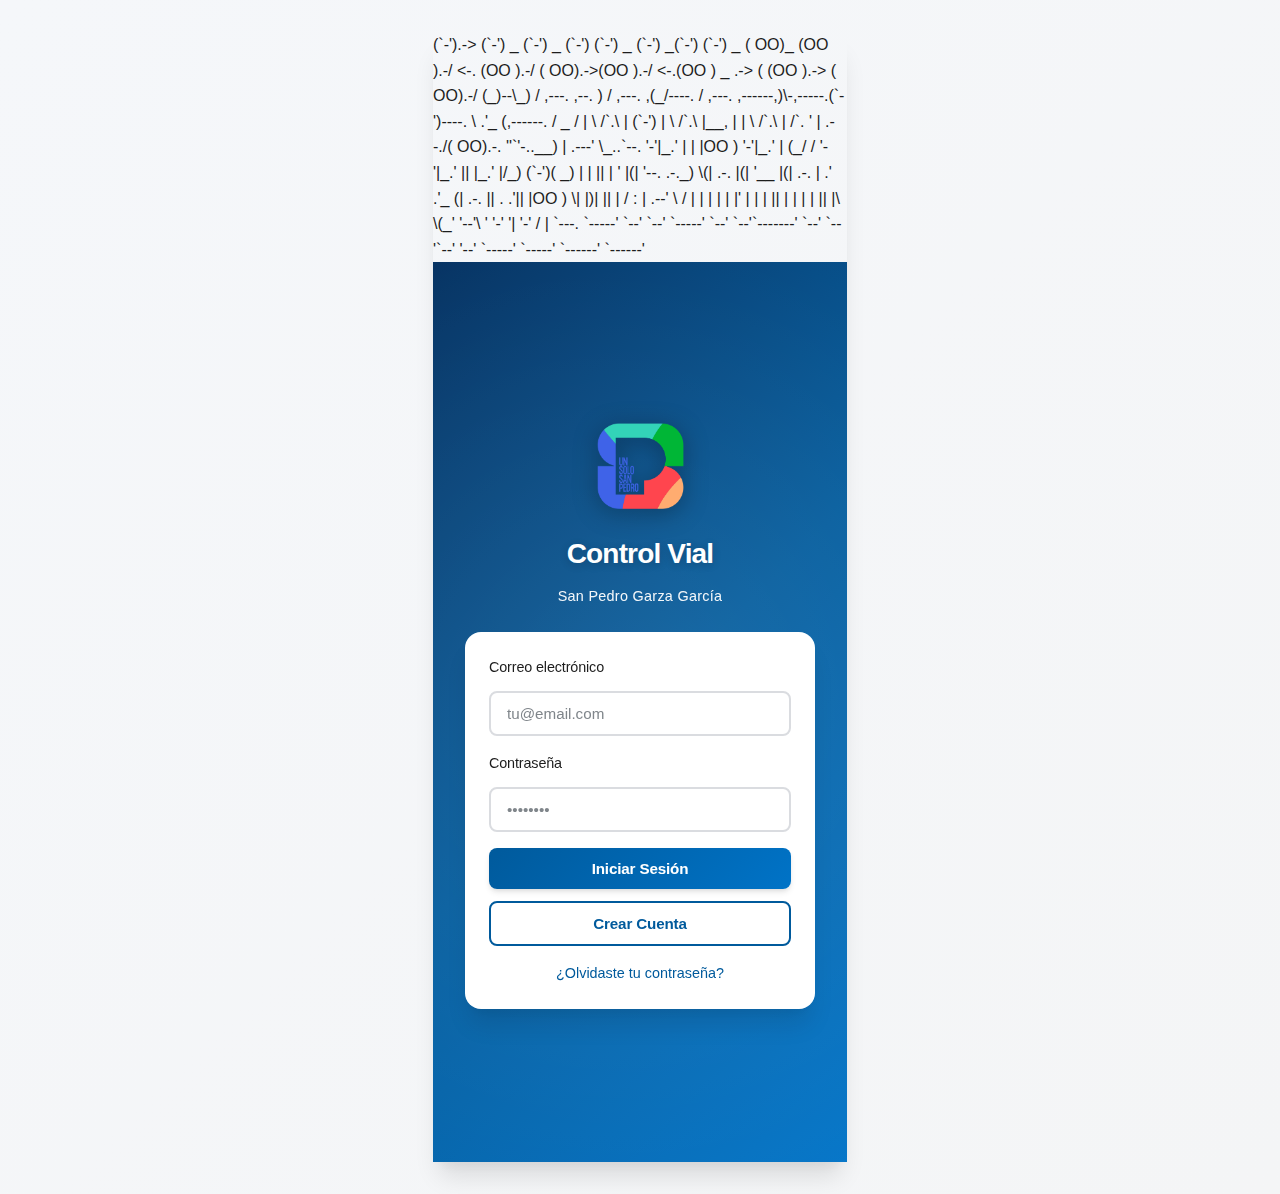
<file: index.html>
(`-').-> (`-')  _           (`-')  _   (`-')   (`-')  _    (`-')                     _(`-')    (`-')  _ 
 ( OO)_   (OO ).-/    <-.    (OO ).-/   ( OO).->(OO ).-/ <-.(OO ) _             .->  ( (OO ).-> ( OO).-/ 
(_)--\_)  / ,---.   ,--. )   / ,---.  ,(_/----. / ,---.  ,------,)\-,-----.(`-')----. \    .'_ (,------. 
/    _ /  | \ /`.\  |  (`-') | \ /`.\ |__,    | | \ /`.\ |   /`. ' |  .--./( OO).-.  ''`'-..__) |  .---' 
\_..`--.  '-'|_.' | |  |OO ) '-'|_.' | (_/   /  '-'|_.' ||  |_.' |/_) (`-')( _) | |  ||  |  ' |(|  '--.  
.-._)   \(|  .-.  |(|  '__ |(|  .-.  | .'  .'_ (|  .-.  ||  .   .'||  |OO ) \|  |)|  ||  |  / : |  .--'  
\       / |  | |  | |     |' |  | |  ||       | |  | |  ||  |\  \(_'  '--'\  '  '-'  '|  '-'  / |  `---. 
 `-----'  `--' `--' `-----'  `--' `--'`-------' `--' `--'`--' '--'  `-----'   `-----' `------'  `------' 
<!DOCTYPE html>
<html lang="es">
<head>
    <meta charset="UTF-8">
    <meta name="viewport" content="width=device-width, initial-scale=1.0, maximum-scale=1.0, user-scalable=no">
    <title>Control Vial - San Pedro</title>
    <link rel="stylesheet" href="styles.css">
</head>
<body>
    <!-- Pantalla de Login/Registro -->
    <div id="login-screen" class="screen active">
        <div class="login-container">
            <div class="logo-container">
                <img src="Assets/logo.png" alt="San Pedro Logo" class="logo">
            </div>
            <h1 class="app-title">Control Vial</h1>
            <p class="app-subtitle">San Pedro Garza García</p>
            
            <div class="login-form">
                <div class="form-group">
                    <label for="email">Correo electrónico</label>
                    <input type="email" id="email" placeholder="tu@email.com" required>
                </div>
                <div class="form-group">
                    <label for="password">Contraseña</label>
                    <input type="password" id="password" placeholder="••••••••" required>
                </div>
                <button class="btn-primary" onclick="login()">Iniciar Sesión</button>
                <button class="btn-secondary" onclick="showRegister()">Crear Cuenta</button>
                <a href="#" class="forgot-password">¿Olvidaste tu contraseña?</a>
            </div>
        </div>
    </div>

    <!-- Pantalla de Registro -->
    <div id="register-screen" class="screen">
        <div class="header">
            <button class="btn-back" onclick="showLogin()">←</button>
            <h2>Registro</h2>
        </div>
        <div class="content">
            <form id="register-form" onsubmit="register(event)">
                <div class="form-group">
                    <label for="reg-names">Nombres</label>
                    <input type="text" id="reg-names" required>
                </div>
                <div class="form-group">
                    <label for="reg-paternal">Apellido Paterno</label>
                    <input type="text" id="reg-paternal" required>
                </div>
                <div class="form-group">
                    <label for="reg-maternal">Apellido Materno</label>
                    <input type="text" id="reg-maternal" required>
                </div>
                <div class="form-group">
                    <label for="reg-curp">CURP</label>
                    <input type="text" id="reg-curp" required>
                </div>
                <div class="form-group">
                    <label for="reg-rfc">RFC (Opcional)</label>
                    <input type="text" id="reg-rfc">
                </div>
                <div class="form-group">
                    <label for="reg-phone">Teléfono</label>
                    <input type="tel" id="reg-phone" required>
                </div>
                <div class="form-group">
                    <label for="reg-email">Correo electrónico</label>
                    <input type="email" id="reg-email" required>
                </div>
                <div class="form-group">
                    <label for="reg-password">Contraseña</label>
                    <input type="password" id="reg-password" required>
                </div>
                <button type="submit" class="btn-primary">Registrar</button>
            </form>
        </div>
    </div>

    <!-- Pantalla Principal (Dashboard) -->
    <div id="main-screen" class="screen">
        <div class="header">
            <div class="header-content">
                <img src="Assets/logo.png" alt="Logo" class="header-logo">
                <div class="user-info">
                    <span class="user-name" id="user-name">Usuario</span>
                    <span class="user-email" id="user-email">usuario@email.com</span>
                </div>
            </div>
        </div>
        
        <div class="content">
            <div class="welcome-card">
                <h2>Bienvenido</h2>
                <p>Gestiona tus vehículos y solicita tu tag RFID para circular por las calles del municipio</p>
            </div>

            <div class="menu-grid">
                <div class="menu-card" onclick="showMyAccount()">
                    <div class="menu-icon">👤</div>
                    <h3>Mi Cuenta</h3>
                    <p>Datos personales y direcciones</p>
                </div>
                <div class="menu-card" onclick="showVehicles()">
                    <div class="menu-icon">🚗</div>
                    <h3>Mis Vehículos</h3>
                    <p>Registra y gestiona tus vehículos</p>
                </div>
                <div class="menu-card" onclick="showCenters()">
                    <div class="menu-icon">📍</div>
                    <h3>Centros de Atención</h3>
                    <p>Ubicaciones y horarios</p>
                </div>
                <div class="menu-card" onclick="showTagRequest()">
                    <div class="menu-icon">🏷️</div>
                    <h3>Solicitar Tag</h3>
                    <p>Obtén tu etiqueta RFID</p>
                </div>
            </div>
        </div>

        <div class="bottom-nav">
            <button class="nav-item active" onclick="showMain()">
                <span class="nav-icon">🏠</span>
                <span class="nav-label">Inicio</span>
            </button>
            <button class="nav-item" onclick="showVehicles()">
                <span class="nav-icon">🚗</span>
                <span class="nav-label">Vehículos</span>
            </button>
            <button class="nav-item" onclick="showCenters()">
                <span class="nav-icon">📍</span>
                <span class="nav-label">Centros</span>
            </button>
            <button class="nav-item" onclick="showMyAccount()">
                <span class="nav-icon">👤</span>
                <span class="nav-label">Cuenta</span>
            </button>
        </div>
    </div>

    <!-- Pantalla Mi Cuenta -->
    <div id="account-screen" class="screen">
        <div class="header">
            <button class="btn-back" onclick="showMain()">←</button>
            <h2>Mi Cuenta</h2>
        </div>
        <div class="content">
            <div class="account-section">
                <h3>Datos Personales</h3>
                <div class="info-card">
                    <div class="info-row">
                        <span class="info-label">Nombre completo:</span>
                        <span class="info-value" id="account-name">Juan Pérez García</span>
                    </div>
                    <div class="info-row">
                        <span class="info-label">CURP:</span>
                        <span class="info-value" id="account-curp">PEGJ850101HDFRRN01</span>
                    </div>
                    <div class="info-row">
                        <span class="info-label">Teléfono:</span>
                        <span class="info-value" id="account-phone">+52 81 1234 5678</span>
                    </div>
                    <div class="info-row">
                        <span class="info-label">Email:</span>
                        <span class="info-value" id="account-email">usuario@email.com</span>
                    </div>
                </div>
            </div>

            <div class="account-section">
                <div class="section-header">
                    <h3>Mis Direcciones</h3>
                    <button class="btn-small" onclick="showAddAddress()">+ Agregar</button>
                </div>
                <div class="address-list" id="address-list">
                    <!-- Lista de direcciones se carga dinámicamente -->
                </div>
            </div>

            <button class="btn-secondary" onclick="logout()">Cerrar Sesión</button>
        </div>
    </div>

    <!-- Pantalla Agregar/Editar Dirección -->
    <div id="address-form-screen" class="screen">
        <div class="header">
            <button class="btn-back" onclick="showMyAccount()">←</button>
            <h2 id="address-form-title">Agregar Dirección</h2>
        </div>
        <div class="content">
            <form id="address-form" onsubmit="saveAddress(event)">
                <div class="form-group">
                    <label for="address-predial">Número de Predial</label>
                    <input type="text" id="address-predial" placeholder="12345-67890" required>
                    <small>Con este número podemos obtener automáticamente los datos de la propiedad</small>
                </div>
                <div class="form-group">
                    <label for="address-street">Calle</label>
                    <input type="text" id="address-street" placeholder="Av. Ejemplo" required>
                </div>
                <div class="form-group">
                    <label for="address-exterior">Número Exterior</label>
                    <input type="text" id="address-exterior" placeholder="123" required>
                </div>
                <div class="form-group">
                    <label for="address-interior">Número Interior (Opcional)</label>
                    <input type="text" id="address-interior" placeholder="A">
                </div>
                <div class="form-group">
                    <label for="address-name">Nombre de la dirección (Opcional)</label>
                    <input type="text" id="address-name" placeholder="Casa, Oficina, etc.">
                    <small>Útil para identificar múltiples direcciones</small>
                </div>
                <button type="submit" class="btn-primary">Guardar Dirección</button>
            </form>
        </div>
    </div>

    <!-- Pantalla de Vehículos -->
    <div id="vehicles-screen" class="screen">
        <div class="header">
            <button class="btn-back" onclick="showMain()">←</button>
            <h2>Mis Vehículos</h2>
            <button class="btn-add" onclick="showAddVehicle()">+</button>
        </div>
        <div class="content">
            <div class="vehicles-list" id="vehicles-list">
                <div class="vehicle-card">
                    <div class="vehicle-header">
                        <h3>Toyota Camry</h3>
                        <span class="vehicle-status tag-active">Tag Activo</span>
                    </div>
                    <div class="vehicle-info">
                        <p><strong>Placa:</strong> ABC-123</p>
                        <p><strong>NIV:</strong> 1HGBH41JXMN109186</p>
                        <p><strong>RFID:</strong> TAG-001234</p>
                    </div>
                    <div class="vehicle-actions">
                        <button class="btn-small" onclick="editVehicle(1)">Editar</button>
                        <button class="btn-small btn-danger" onclick="deleteVehicle(1)">Eliminar</button>
                    </div>
                </div>
            </div>
        </div>
    </div>

    <!-- Pantalla Agregar/Editar Vehículo -->
    <div id="vehicle-form-screen" class="screen">
        <div class="header">
            <button class="btn-back" onclick="showVehicles()">←</button>
            <h2 id="vehicle-form-title">Registrar Vehículo</h2>
        </div>
        <div class="content">
            <form id="vehicle-form" onsubmit="saveVehicle(event)">
                <div class="form-group">
                    <label for="vehicle-make">Marca</label>
                    <input type="text" id="vehicle-make" required>
                </div>
                <div class="form-group">
                    <label for="vehicle-model">Modelo</label>
                    <input type="text" id="vehicle-model" required>
                </div>
                <div class="form-group">
                    <label for="vehicle-niv">NIV (Número de Identificación Vehicular)</label>
                    <input type="text" id="vehicle-niv" required>
                    <small>Con este número podemos verificar tu placa automáticamente</small>
                </div>
                <div class="form-group">
                    <label for="vehicle-plate">Placa</label>
                    <input type="text" id="vehicle-plate" placeholder="Se llenará automáticamente si hay conexión">
                </div>
                <div class="form-group">
                    <label for="vehicle-address">Dirección asociada</label>
                    <select id="vehicle-address" required>
                        <option value="">Selecciona una dirección</option>
                        <option value="1">Av. Ejemplo 123, Col. Centro</option>
                    </select>
                </div>
                <button type="submit" class="btn-primary">Guardar Vehículo</button>
            </form>
        </div>
    </div>

    <!-- Pantalla Centros de Atención -->
    <div id="centers-screen" class="screen">
        <div class="header">
            <button class="btn-back" onclick="showMain()">←</button>
            <h2>Centros de Atención</h2>
        </div>
        <div class="content">
            <div class="centers-list">
                <div class="center-card">
                    <div class="center-header">
                        <h3>Módulo Central</h3>
                        <span class="center-status open">Abierto</span>
                    </div>
                    <div class="center-info">
                        <p class="center-address">📍 Av. Ejemplo 456, Col. Centro</p>
                        <p class="center-hours">🕐 Lunes a Viernes: 9:00 - 18:00</p>
                        <p class="center-hours">🕐 Sábados: 9:00 - 14:00</p>
                        <p class="center-phone">📞 Tel: (81) 1234-5678</p>
                    </div>
                    <button class="btn-primary" onclick="openMap(1)">Ver en Mapa</button>
                </div>
                <div class="center-card">
                    <div class="center-header">
                        <h3>Módulo Norte</h3>
                        <span class="center-status open">Abierto</span>
                    </div>
                    <div class="center-info">
                        <p class="center-address">📍 Av. Norte 789, Col. Norte</p>
                        <p class="center-hours">🕐 Lunes a Viernes: 9:00 - 18:00</p>
                        <p class="center-hours">🕐 Sábados: 9:00 - 14:00</p>
                        <p class="center-phone">📞 Tel: (81) 2345-6789</p>
                    </div>
                    <button class="btn-primary" onclick="openMap(2)">Ver en Mapa</button>
                </div>
                <div class="center-card">
                    <div class="center-header">
                        <h3>Módulo Sur</h3>
                        <span class="center-status closed">Cerrado</span>
                    </div>
                    <div class="center-info">
                        <p class="center-address">📍 Av. Sur 321, Col. Sur</p>
                        <p class="center-hours">🕐 Lunes a Viernes: 9:00 - 18:00</p>
                        <p class="center-hours">🕐 Sábados: 9:00 - 14:00</p>
                        <p class="center-phone">📞 Tel: (81) 3456-7890</p>
                    </div>
                    <button class="btn-primary" onclick="openMap(3)">Ver en Mapa</button>
                </div>
            </div>
        </div>
    </div>

    <!-- Pantalla Solicitar Tag -->
    <div id="tag-request-screen" class="screen">
        <div class="header">
            <button class="btn-back" onclick="showMain()">←</button>
            <h2>Solicitar Tag RFID</h2>
        </div>
        <div class="content">
            <div class="tag-info-card">
                <h3>Información del Tag</h3>
                <p>El tag RFID te permitirá circular por las calles del municipio de San Pedro Garza García.</p>
                <div class="tag-benefits">
                    <p>✓ Acceso a vías del municipio</p>
                    <p>✓ Identificación automática</p>
                    <p>✓ Registro vehicular oficial</p>
                </div>
            </div>

            <form id="tag-request-form" onsubmit="processTagRequest(event)">
                <div class="form-group">
                    <label for="tag-vehicle">Vehículo</label>
                    <select id="tag-vehicle" required>
                        <option value="">Selecciona un vehículo</option>
                        <option value="1">Toyota Camry - ABC-123</option>
                    </select>
                </div>
                <div class="form-group">
                    <label for="tag-delivery">Método de entrega</label>
                    <select id="tag-delivery" required onchange="updateDeliveryCost()">
                        <option value="">Selecciona método</option>
                        <option value="pickup">Recoger en módulo (Gratis)</option>
                        <option value="delivery">Envío a domicilio (DHL)</option>
                    </select>
                </div>
                <div class="form-group" id="delivery-address-group" style="display: none;">
                    <label for="tag-address">Dirección de envío</label>
                    <select id="tag-address">
                        <option value="">Selecciona una dirección</option>
                        <option value="1">Av. Ejemplo 123, Col. Centro</option>
                    </select>
                </div>

                <div class="payment-summary">
                    <div class="summary-row">
                        <span>Registro de vehículo:</span>
                        <span>$100.00 MXN</span>
                    </div>
                    <div class="summary-row" id="delivery-cost-row" style="display: none;">
                        <span>Envío DHL:</span>
                        <span id="delivery-cost">$0.00 MXN</span>
                    </div>
                    <div class="summary-row total">
                        <span>Total:</span>
                        <span id="total-cost">$100.00 MXN</span>
                    </div>
                </div>

                <button type="submit" class="btn-primary btn-large">Continuar al Pago</button>
            </form>
        </div>
    </div>

    <!-- Pantalla de Pago -->
    <div id="payment-screen" class="screen">
        <div class="header">
            <button class="btn-back" onclick="showTagRequest()">←</button>
            <h2>Pago</h2>
        </div>
        <div class="content">
            <div class="payment-summary-card">
                <h3>Resumen de compra</h3>
                <div class="summary-details">
                    <div class="summary-row">
                        <span>Registro de vehículo:</span>
                        <span>$100.00 MXN</span>
                    </div>
                    <div class="summary-row" id="payment-delivery-row" style="display: none;">
                        <span>Envío DHL:</span>
                        <span id="payment-delivery-cost">$0.00 MXN</span>
                    </div>
                    <div class="summary-row total">
                        <span>Total:</span>
                        <span id="payment-total">$100.00 MXN</span>
                    </div>
                </div>
            </div>

            <form id="payment-form" onsubmit="processPayment(event)">
                <div class="form-group">
                    <label for="card-number">Número de tarjeta</label>
                    <input type="text" id="card-number" placeholder="1234 5678 9012 3456" maxlength="19" required>
                </div>
                <div class="form-row">
                    <div class="form-group">
                        <label for="card-expiry">Vencimiento</label>
                        <input type="text" id="card-expiry" placeholder="MM/AA" maxlength="5" required>
                    </div>
                    <div class="form-group">
                        <label for="card-cvv">CVV</label>
                        <input type="text" id="card-cvv" placeholder="123" maxlength="3" required>
                    </div>
                </div>
                <div class="form-group">
                    <label for="card-name">Nombre en la tarjeta</label>
                    <input type="text" id="card-name" placeholder="JUAN PEREZ" required>
                </div>
                <button type="submit" class="btn-primary btn-large">Pagar $100.00 MXN</button>
            </form>
        </div>
    </div>

    <!-- Pantalla de Confirmación -->
    <div id="confirmation-screen" class="screen">
        <div class="content confirmation-content">
            <div class="confirmation-icon">✓</div>
            <h2>¡Pago Exitoso!</h2>
            <p>Tu registro ha sido procesado correctamente.</p>
            <div class="confirmation-details">
                <p><strong>Folio:</strong> <span id="confirmation-folio">REG-2025-001234</span></p>
                <p><strong>Vehículo:</strong> <span id="confirmation-vehicle">Toyota Camry - ABC-123</span></p>
                <p><strong>Método de entrega:</strong> <span id="confirmation-delivery">Recoger en módulo</span></p>
            </div>
            <div class="confirmation-message">
                <p id="confirmation-message-text">Puedes recoger tu tag en cualquiera de nuestros centros de atención. Presenta este folio al personal.</p>
            </div>
            <button class="btn-primary" onclick="showMain()">Volver al Inicio</button>
        </div>
    </div>

    <script src="app.js"></script>
</body>
</html>
</file>
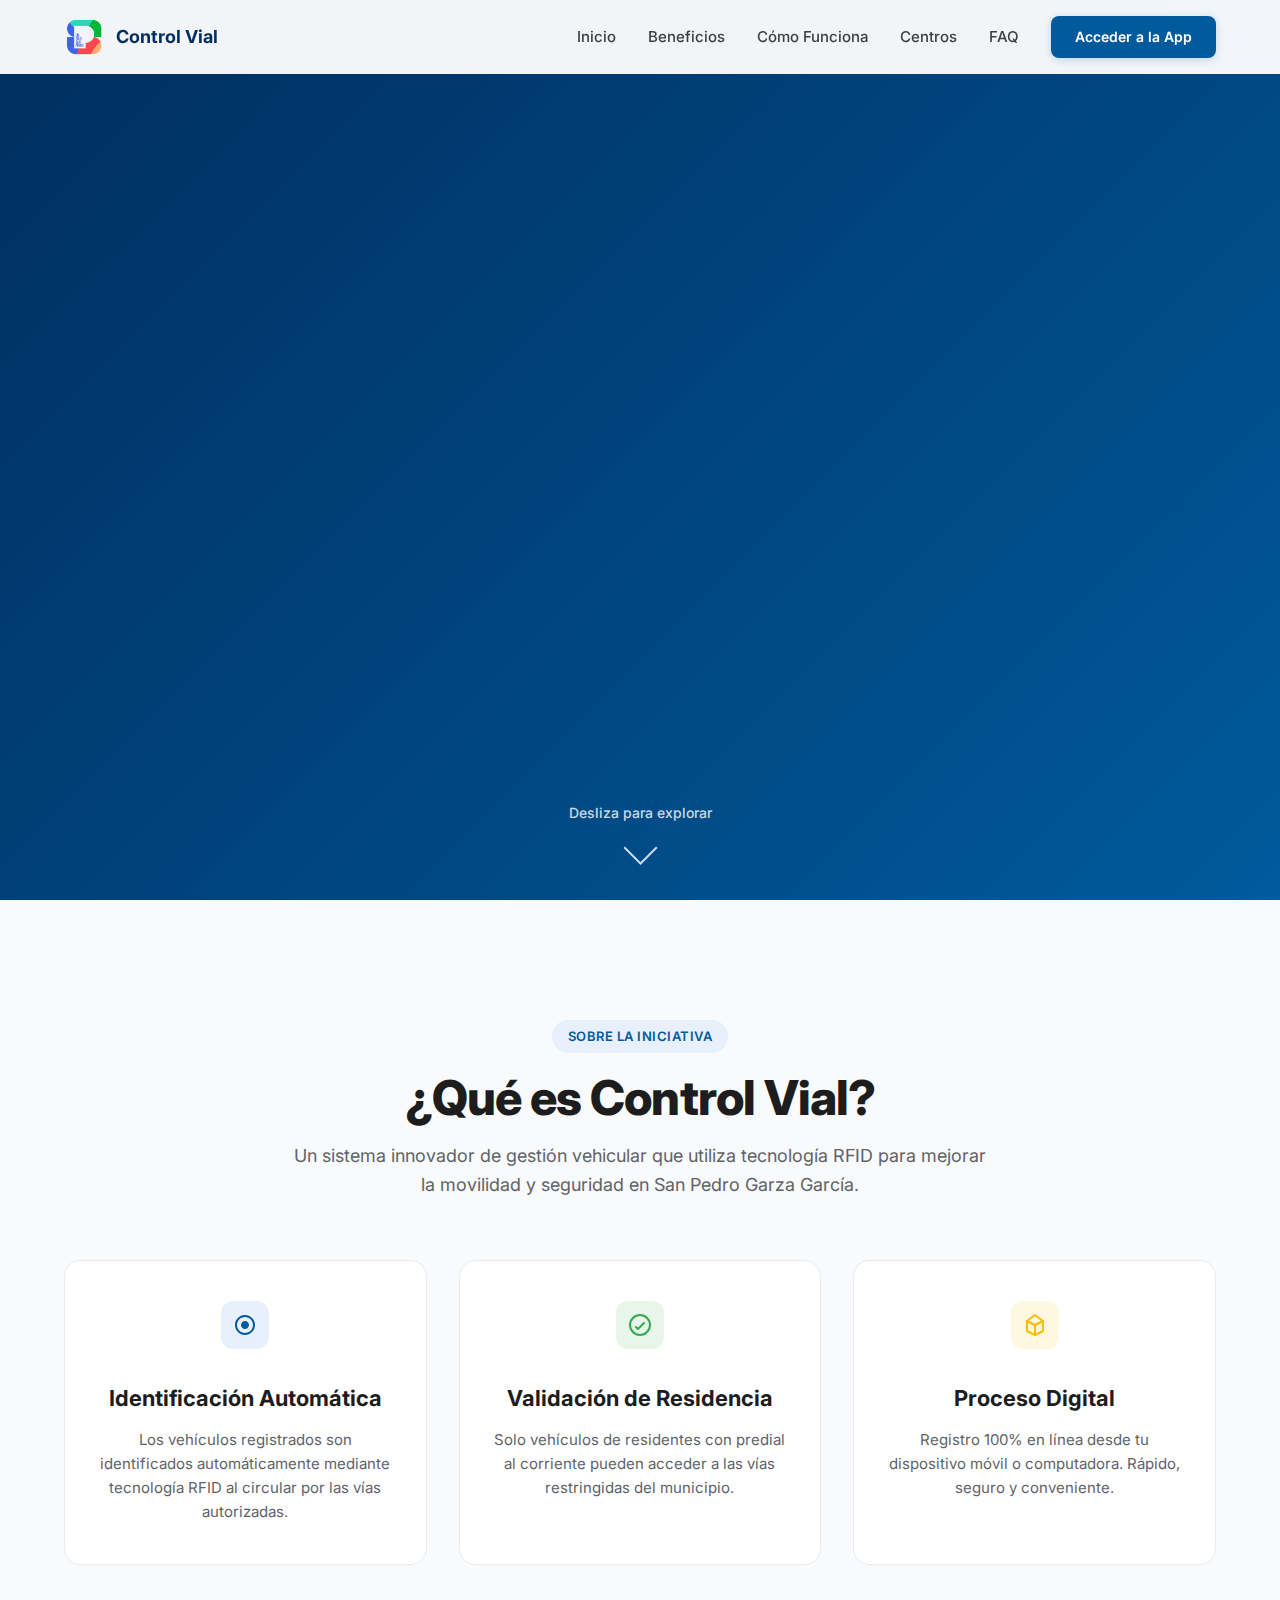
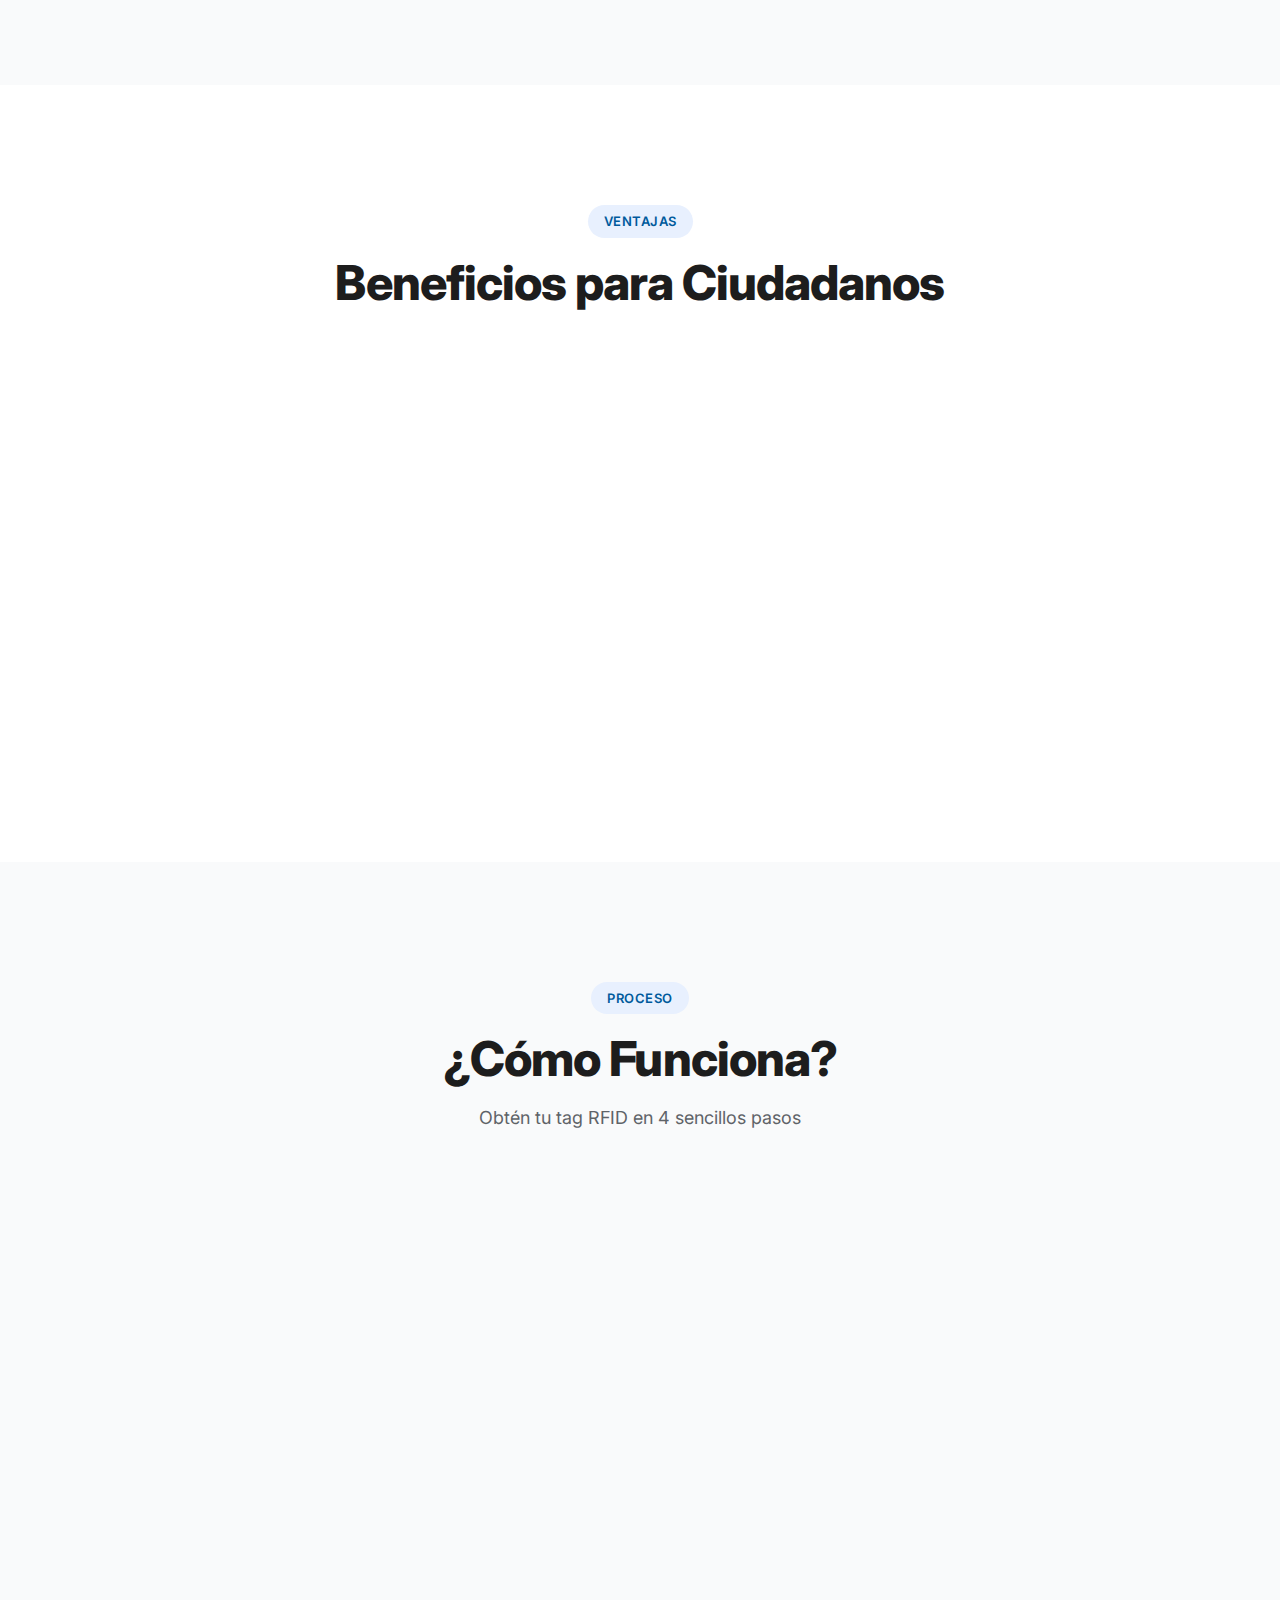
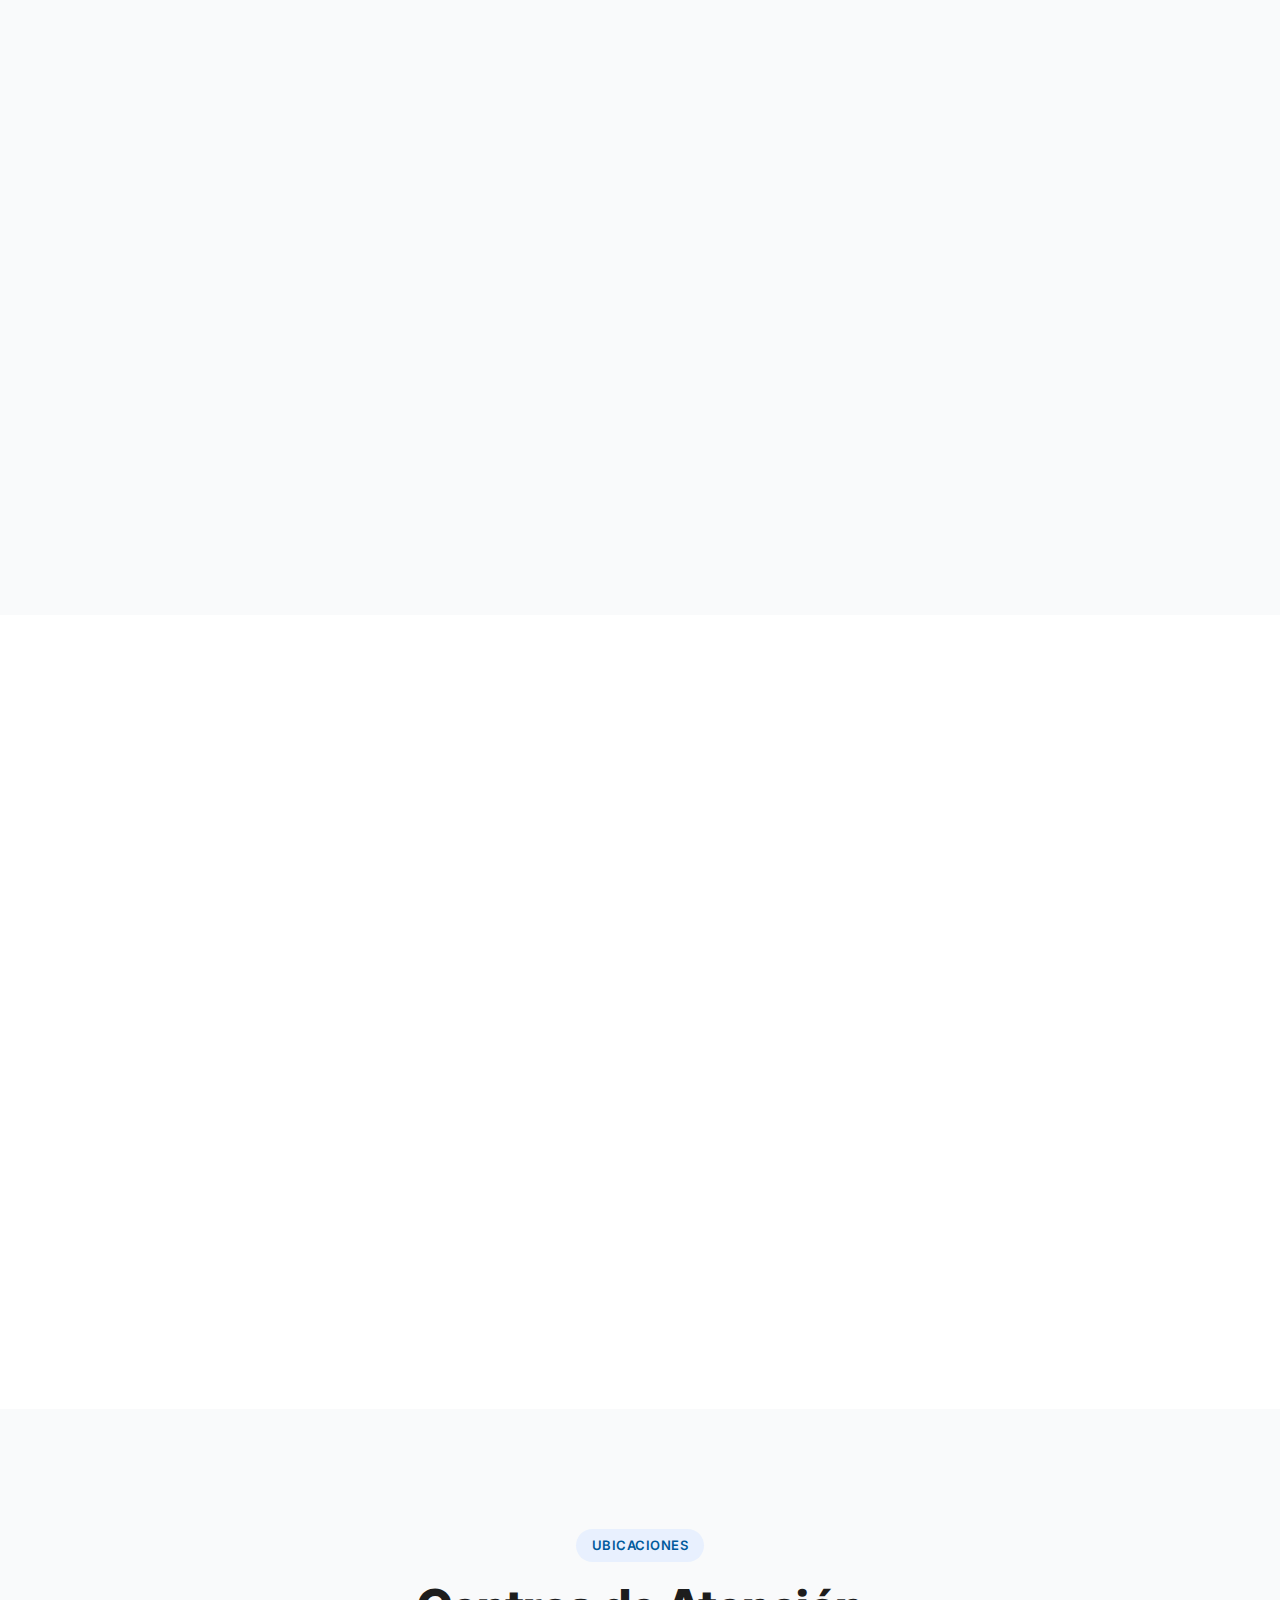
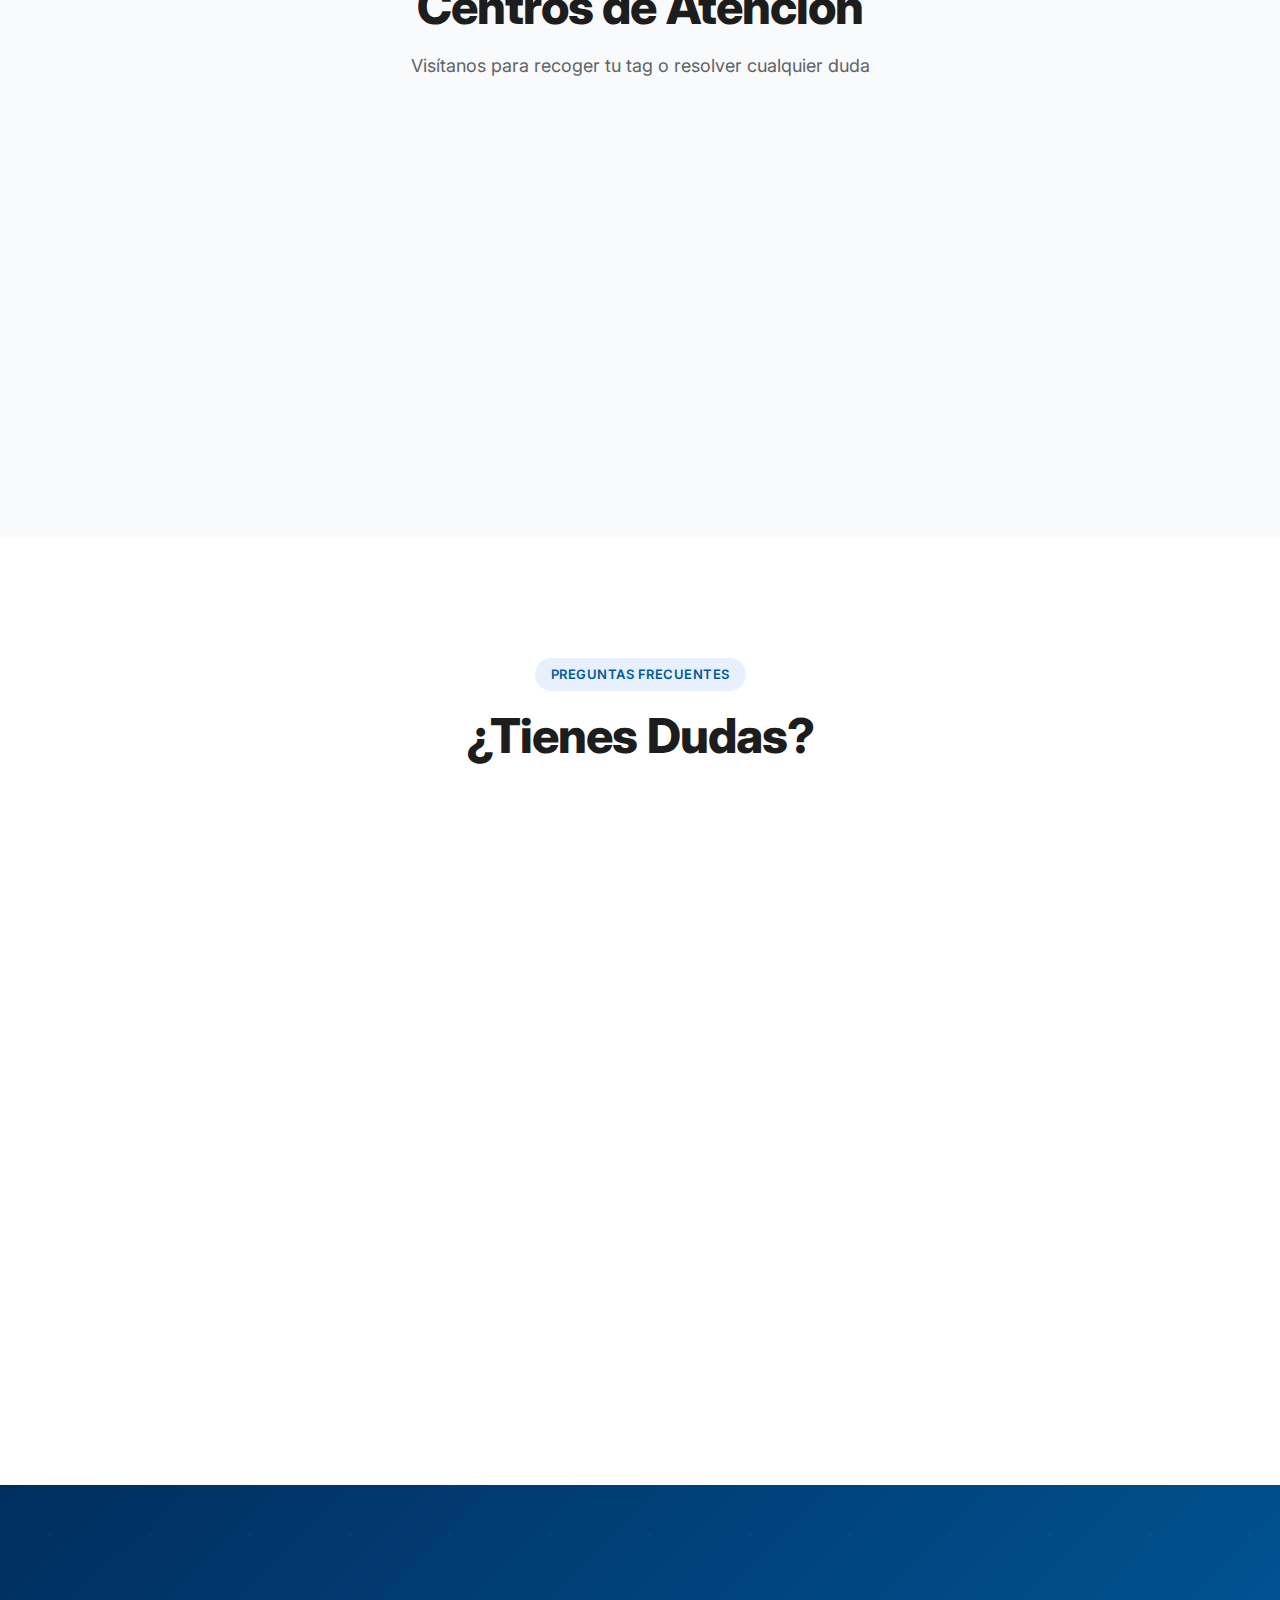
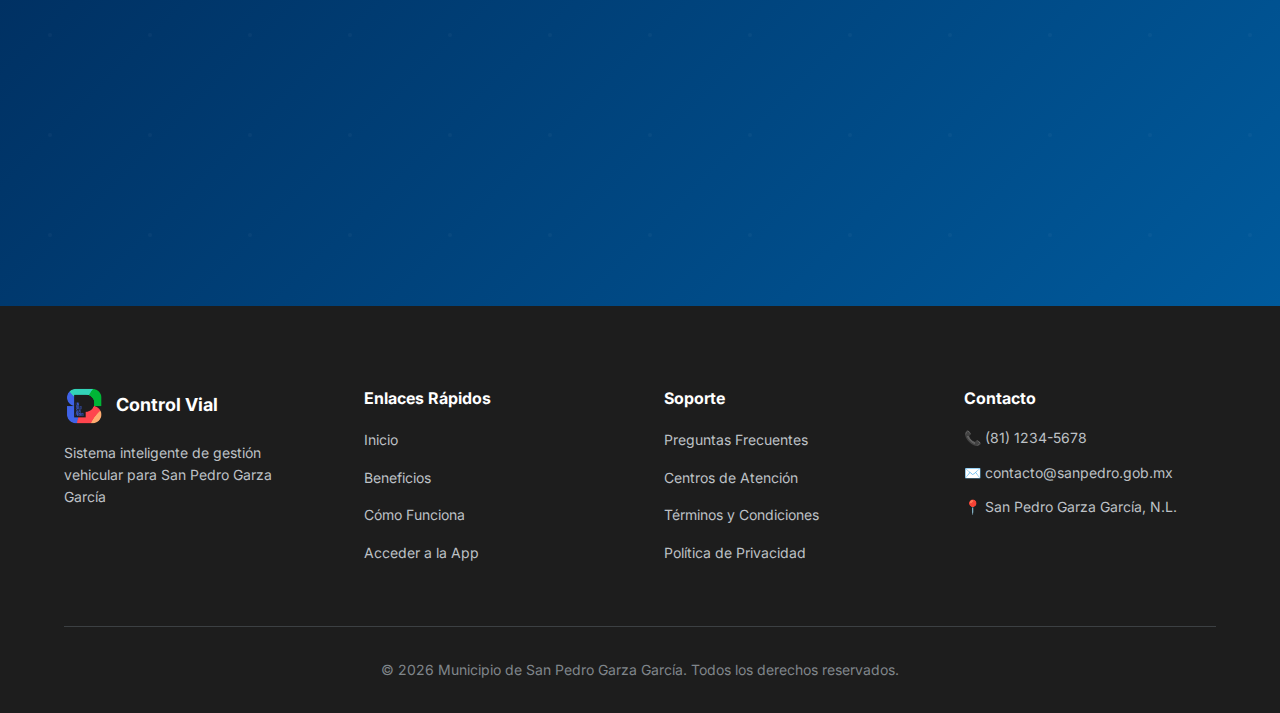
<file: landing.html>
<!DOCTYPE html>
<html lang="es">
<head>
    <meta charset="UTF-8">
    <meta name="viewport" content="width=device-width, initial-scale=1.0">
    <meta name="description" content="Control Vial San Pedro - Sistema inteligente de gestión vehicular para un municipio más ordenado y eficiente">
    <title>Control Vial - San Pedro Garza García</title>
    <link rel="stylesheet" href="landing.css">
    <link rel="preconnect" href="https://fonts.googleapis.com">
    <link rel="preconnect" href="https://fonts.gstatic.com" crossorigin>
    <link href="https://fonts.googleapis.com/css2?family=Inter:wght@300;400;500;600;700;800;900&display=swap" rel="stylesheet">
</head>
<body>
    <!-- Navigation -->
    <nav class="navbar" id="navbar">
        <div class="nav-container">
            <div class="nav-brand">
                <img src="Assets/logo.png" alt="San Pedro Logo" class="nav-logo">
                <span class="nav-title">Control Vial</span>
            </div>
            <div class="nav-menu" id="navMenu">
                <a href="#inicio" class="nav-link">Inicio</a>
                <a href="#beneficios" class="nav-link">Beneficios</a>
                <a href="#como-funciona" class="nav-link">Cómo Funciona</a>
                <a href="#centros" class="nav-link">Centros</a>
                <a href="#faq" class="nav-link">FAQ</a>
                <a href="index.html" class="nav-cta">Acceder a la App</a>
            </div>
            <button class="nav-toggle" id="navToggle">
                <span></span>
                <span></span>
                <span></span>
            </button>
        </div>
    </nav>

    <!-- Hero Section -->
    <section class="hero" id="inicio">
        <div class="hero-background">
            <div class="hero-overlay"></div>
            <div class="hero-particles" id="particles"></div>
        </div>
        <div class="hero-content">
            <div class="hero-badge fade-in-up">
                <span class="badge-icon">🚗</span>
                <span>Sistema Inteligente de Gestión Vehicular</span>
            </div>
            <h1 class="hero-title fade-in-up delay-1">
                Control Vial<br>
                <span class="gradient-text">San Pedro Garza García</span>
            </h1>
            <p class="hero-subtitle fade-in-up delay-2">
                Un municipio más ordenado, seguro y eficiente. Registra tu vehículo y obtén tu tag RFID para circular libremente por las vías autorizadas.
            </p>
            <div class="hero-cta fade-in-up delay-3">
                <a href="index.html" class="btn btn-primary btn-large">
                    <span>Registrar mi Vehículo</span>
                    <svg width="20" height="20" viewBox="0 0 20 20" fill="none">
                        <path d="M7.5 15L12.5 10L7.5 5" stroke="currentColor" stroke-width="2" stroke-linecap="round" stroke-linejoin="round"/>
                    </svg>
                </a>
                <a href="#como-funciona" class="btn btn-secondary btn-large">
                    <span>Conocer Más</span>
                </a>
            </div>
            <div class="hero-stats fade-in-up delay-4">
                <div class="stat-item">
                    <div class="stat-number" data-target="140000">0</div>
                    <div class="stat-label">Vehículos Objetivo</div>
                </div>
                <div class="stat-divider"></div>
                <div class="stat-item">
                    <div class="stat-number" data-target="5">0</div>
                    <div class="stat-label">Puntos de Control</div>
                </div>
                <div class="stat-divider"></div>
                <div class="stat-item">
                    <div class="stat-number" data-target="3">0</div>
                    <div class="stat-label">Centros de Atención</div>
                </div>
            </div>
        </div>
        <div class="hero-scroll">
            <div class="scroll-indicator">
                <span>Desliza para explorar</span>
                <div class="scroll-arrow"></div>
            </div>
        </div>
    </section>

    <!-- About Section -->
    <section class="about section-padding">
        <div class="container">
            <div class="section-header">
                <span class="section-badge">Sobre la Iniciativa</span>
                <h2 class="section-title">¿Qué es Control Vial?</h2>
                <p class="section-description">
                    Un sistema innovador de gestión vehicular que utiliza tecnología RFID para mejorar la movilidad y seguridad en San Pedro Garza García.
                </p>
            </div>
            <div class="about-grid">
                <div class="about-card card-hover">
                    <div class="about-icon">
                        <svg width="48" height="48" viewBox="0 0 48 48" fill="none">
                            <rect width="48" height="48" rx="12" fill="#E8F0FE"/>
                            <path d="M24 14C18.48 14 14 18.48 14 24C14 29.52 18.48 34 24 34C29.52 34 34 29.52 34 24C34 18.48 29.52 14 24 14ZM24 32C19.59 32 16 28.41 16 24C16 19.59 19.59 16 24 16C28.41 16 32 19.59 32 24C32 28.41 28.41 32 24 32Z" fill="#005A9C"/>
                            <path d="M24 20C21.79 20 20 21.79 20 24C20 26.21 21.79 28 24 28C26.21 28 28 26.21 28 24C28 21.79 26.21 20 24 20Z" fill="#005A9C"/>
                        </svg>
                    </div>
                    <h3>Identificación Automática</h3>
                    <p>Los vehículos registrados son identificados automáticamente mediante tecnología RFID al circular por las vías autorizadas.</p>
                </div>
                <div class="about-card card-hover">
                    <div class="about-icon">
                        <svg width="48" height="48" viewBox="0 0 48 48" fill="none">
                            <rect width="48" height="48" rx="12" fill="#E8F5E9"/>
                            <path d="M20 26L22 28L28 22M34 24C34 29.5228 29.5228 34 24 34C18.4772 34 14 29.5228 14 24C14 18.4772 18.4772 14 24 14C29.5228 14 34 18.4772 34 24Z" stroke="#34A853" stroke-width="2" stroke-linecap="round" stroke-linejoin="round"/>
                        </svg>
                    </div>
                    <h3>Validación de Residencia</h3>
                    <p>Solo vehículos de residentes con predial al corriente pueden acceder a las vías restringidas del municipio.</p>
                </div>
                <div class="about-card card-hover">
                    <div class="about-icon">
                        <svg width="48" height="48" viewBox="0 0 48 48" fill="none">
                            <rect width="48" height="48" rx="12" fill="#FFF8E1"/>
                            <path d="M24 14L16 20V30L24 34L32 30V20L24 14Z" stroke="#FBBC04" stroke-width="2" stroke-linecap="round" stroke-linejoin="round"/>
                            <path d="M24 24V34M24 24L32 20M24 24L16 20" stroke="#FBBC04" stroke-width="2" stroke-linecap="round" stroke-linejoin="round"/>
                        </svg>
                    </div>
                    <h3>Proceso Digital</h3>
                    <p>Registro 100% en línea desde tu dispositivo móvil o computadora. Rápido, seguro y conveniente.</p>
                </div>
            </div>
        </div>
    </section>

    <!-- Benefits Section -->
    <section class="benefits section-padding" id="beneficios">
        <div class="container">
            <div class="section-header">
                <span class="section-badge">Ventajas</span>
                <h2 class="section-title">Beneficios para Ciudadanos</h2>
            </div>
            <div class="benefits-grid">
                <div class="benefit-item reveal-on-scroll">
                    <div class="benefit-number">01</div>
                    <div class="benefit-content">
                        <h3>Acceso Exclusivo</h3>
                        <p>Circula libremente por las vías autorizadas del municipio sin restricciones.</p>
                    </div>
                </div>
                <div class="benefit-item reveal-on-scroll">
                    <div class="benefit-number">02</div>
                    <div class="benefit-content">
                        <h3>Menos Congestionamiento</h3>
                        <p>Contribuye a reducir el tráfico vehicular en zonas residenciales.</p>
                    </div>
                </div>
                <div class="benefit-item reveal-on-scroll">
                    <div class="benefit-number">03</div>
                    <div class="benefit-content">
                        <h3>Mayor Seguridad</h3>
                        <p>Control de acceso que mejora la seguridad en el municipio.</p>
                    </div>
                </div>
                <div class="benefit-item reveal-on-scroll">
                    <div class="benefit-number">04</div>
                    <div class="benefit-content">
                        <h3>Proceso Rápido</h3>
                        <p>Registro en línea en menos de 5 minutos desde cualquier dispositivo.</p>
                    </div>
                </div>
                <div class="benefit-item reveal-on-scroll">
                    <div class="benefit-number">05</div>
                    <div class="benefit-content">
                        <h3>Opciones de Entrega</h3>
                        <p>Recoge tu tag en módulos o recíbelo en tu domicilio vía DHL.</p>
                    </div>
                </div>
                <div class="benefit-item reveal-on-scroll">
                    <div class="benefit-number">06</div>
                    <div class="benefit-content">
                        <h3>Pago Seguro</h3>
                        <p>Pasarela de pago confiable con tarjeta de crédito o débito.</p>
                    </div>
                </div>
            </div>
        </div>
    </section>

    <!-- How It Works Section -->
    <section class="how-it-works section-padding" id="como-funciona">
        <div class="container">
            <div class="section-header">
                <span class="section-badge">Proceso</span>
                <h2 class="section-title">¿Cómo Funciona?</h2>
                <p class="section-description">Obtén tu tag RFID en 4 sencillos pasos</p>
            </div>
            <div class="steps-container">
                <div class="step-item reveal-on-scroll">
                    <div class="step-visual">
                        <div class="step-circle">
                            <span class="step-number">1</span>
                        </div>
                        <div class="step-line"></div>
                    </div>
                    <div class="step-content">
                        <h3>Regístrate en la Plataforma</h3>
                        <p>Crea tu cuenta con tus datos personales, CURP y comprobante de domicilio en San Pedro.</p>
                        <ul class="step-list">
                            <li>Datos personales completos</li>
                            <li>Número de predial para validación</li>
                            <li>Correo electrónico y teléfono</li>
                        </ul>
                    </div>
                </div>
                <div class="step-item reveal-on-scroll">
                    <div class="step-visual">
                        <div class="step-circle">
                            <span class="step-number">2</span>
                        </div>
                        <div class="step-line"></div>
                    </div>
                    <div class="step-content">
                        <h3>Registra tu Vehículo</h3>
                        <p>Agrega la información de tu vehículo incluyendo el NIV para verificación automática.</p>
                        <ul class="step-list">
                            <li>Marca y modelo del vehículo</li>
                            <li>NIV (Número de Identificación Vehicular)</li>
                            <li>Asociación con tu domicilio registrado</li>
                        </ul>
                    </div>
                </div>
                <div class="step-item reveal-on-scroll">
                    <div class="step-visual">
                        <div class="step-circle">
                            <span class="step-number">3</span>
                        </div>
                        <div class="step-line"></div>
                    </div>
                    <div class="step-content">
                        <h3>Realiza el Pago</h3>
                        <p>Completa el pago seguro de $100 MXN por vehículo y elige tu método de entrega.</p>
                        <ul class="step-list">
                            <li>Pago con tarjeta de crédito o débito</li>
                            <li>Recoger en módulo (gratis)</li>
                            <li>Envío a domicilio vía DHL (+$150 MXN)</li>
                        </ul>
                    </div>
                </div>
                <div class="step-item reveal-on-scroll">
                    <div class="step-visual">
                        <div class="step-circle">
                            <span class="step-number">4</span>
                        </div>
                    </div>
                    <div class="step-content">
                        <h3>Recibe tu Tag RFID</h3>
                        <p>Obtén tu tag holográfico con número único y colócalo en tu parabrisas.</p>
                        <ul class="step-list">
                            <li>Folio de registro único</li>
                            <li>Tag RFID con holograma de seguridad</li>
                            <li>Instrucciones de colocación</li>
                        </ul>
                    </div>
                </div>
            </div>
        </div>
    </section>

    <!-- Features Showcase -->
    <section class="features section-padding">
        <div class="container">
            <div class="features-grid">
                <div class="feature-visual reveal-on-scroll">
                    <div class="feature-image-wrapper">
                        <div class="feature-glow"></div>
                        <img src="Assets/logo.png" alt="App Preview" class="feature-image">
                    </div>
                </div>
                <div class="feature-content reveal-on-scroll">
                    <span class="section-badge">Tecnología</span>
                    <h2 class="section-title">Plataforma Digital Intuitiva</h2>
                    <div class="feature-list">
                        <div class="feature-list-item">
                            <div class="feature-icon">✓</div>
                            <div>
                                <h4>Interfaz Amigable</h4>
                                <p>Diseño moderno y fácil de usar desde cualquier dispositivo</p>
                            </div>
                        </div>
                        <div class="feature-list-item">
                            <div class="feature-icon">✓</div>
                            <div>
                                <h4>Gestión Completa</h4>
                                <p>Administra múltiples vehículos y direcciones desde un solo lugar</p>
                            </div>
                        </div>
                        <div class="feature-list-item">
                            <div class="feature-icon">✓</div>
                            <div>
                                <h4>Notificaciones en Tiempo Real</h4>
                                <p>Recibe actualizaciones sobre el estado de tu registro</p>
                            </div>
                        </div>
                        <div class="feature-list-item">
                            <div class="feature-icon">✓</div>
                            <div>
                                <h4>Soporte 24/7</h4>
                                <p>Asistencia disponible en nuestros centros de atención</p>
                            </div>
                        </div>
                    </div>
                    <a href="index.html" class="btn btn-primary">Comenzar Ahora</a>
                </div>
            </div>
        </div>
    </section>

    <!-- Centers Section -->
    <section class="centers section-padding" id="centros">
        <div class="container">
            <div class="section-header">
                <span class="section-badge">Ubicaciones</span>
                <h2 class="section-title">Centros de Atención</h2>
                <p class="section-description">Visítanos para recoger tu tag o resolver cualquier duda</p>
            </div>
            <div class="centers-grid">
                <div class="center-card reveal-on-scroll">
                    <div class="center-status">
                        <span class="status-badge status-open">Abierto</span>
                    </div>
                    <h3>Módulo Central</h3>
                    <div class="center-info">
                        <div class="info-item">
                            <svg width="20" height="20" viewBox="0 0 20 20" fill="none">
                                <path d="M10 10C11.3807 10 12.5 8.88071 12.5 7.5C12.5 6.11929 11.3807 5 10 5C8.61929 5 7.5 6.11929 7.5 7.5C7.5 8.88071 8.61929 10 10 10Z" stroke="currentColor" stroke-width="1.5"/>
                                <path d="M10 17.5C10 17.5 15 13.75 15 9.16667C15 6.40524 12.7614 4.16667 10 4.16667C7.23858 4.16667 5 6.40524 5 9.16667C5 13.75 10 17.5 10 17.5Z" stroke="currentColor" stroke-width="1.5"/>
                            </svg>
                            <span>Av. Ejemplo 456, Col. Centro</span>
                        </div>
                        <div class="info-item">
                            <svg width="20" height="20" viewBox="0 0 20 20" fill="none">
                                <circle cx="10" cy="10" r="7.5" stroke="currentColor" stroke-width="1.5"/>
                                <path d="M10 6.66667V10L12.5 11.6667" stroke="currentColor" stroke-width="1.5" stroke-linecap="round"/>
                            </svg>
                            <span>Lun - Vie: 9:00 - 18:00 | Sáb: 9:00 - 14:00</span>
                        </div>
                        <div class="info-item">
                            <svg width="20" height="20" viewBox="0 0 20 20" fill="none">
                                <path d="M5.83333 7.5H14.1667C15.0871 7.5 15.8333 8.24619 15.8333 9.16667V14.1667C15.8333 15.0871 15.0871 15.8333 14.1667 15.8333H5.83333C4.91286 15.8333 4.16667 15.0871 4.16667 14.1667V9.16667C4.16667 8.24619 4.91286 7.5 5.83333 7.5Z" stroke="currentColor" stroke-width="1.5"/>
                                <path d="M13.3333 7.5V5.83333C13.3333 4.91286 12.5871 4.16667 11.6667 4.16667H8.33333C7.41286 4.16667 6.66667 4.91286 6.66667 5.83333V7.5" stroke="currentColor" stroke-width="1.5"/>
                            </svg>
                            <span>(81) 1234-5678</span>
                        </div>
                    </div>
                </div>
                <div class="center-card reveal-on-scroll">
                    <div class="center-status">
                        <span class="status-badge status-open">Abierto</span>
                    </div>
                    <h3>Módulo Norte</h3>
                    <div class="center-info">
                        <div class="info-item">
                            <svg width="20" height="20" viewBox="0 0 20 20" fill="none">
                                <path d="M10 10C11.3807 10 12.5 8.88071 12.5 7.5C12.5 6.11929 11.3807 5 10 5C8.61929 5 7.5 6.11929 7.5 7.5C7.5 8.88071 8.61929 10 10 10Z" stroke="currentColor" stroke-width="1.5"/>
                                <path d="M10 17.5C10 17.5 15 13.75 15 9.16667C15 6.40524 12.7614 4.16667 10 4.16667C7.23858 4.16667 5 6.40524 5 9.16667C5 13.75 10 17.5 10 17.5Z" stroke="currentColor" stroke-width="1.5"/>
                            </svg>
                            <span>Av. Norte 789, Col. Norte</span>
                        </div>
                        <div class="info-item">
                            <svg width="20" height="20" viewBox="0 0 20 20" fill="none">
                                <circle cx="10" cy="10" r="7.5" stroke="currentColor" stroke-width="1.5"/>
                                <path d="M10 6.66667V10L12.5 11.6667" stroke="currentColor" stroke-width="1.5" stroke-linecap="round"/>
                            </svg>
                            <span>Lun - Vie: 9:00 - 18:00 | Sáb: 9:00 - 14:00</span>
                        </div>
                        <div class="info-item">
                            <svg width="20" height="20" viewBox="0 0 20 20" fill="none">
                                <path d="M5.83333 7.5H14.1667C15.0871 7.5 15.8333 8.24619 15.8333 9.16667V14.1667C15.8333 15.0871 15.0871 15.8333 14.1667 15.8333H5.83333C4.91286 15.8333 4.16667 15.0871 4.16667 14.1667V9.16667C4.16667 8.24619 4.91286 7.5 5.83333 7.5Z" stroke="currentColor" stroke-width="1.5"/>
                                <path d="M13.3333 7.5V5.83333C13.3333 4.91286 12.5871 4.16667 11.6667 4.16667H8.33333C7.41286 4.16667 6.66667 4.91286 6.66667 5.83333V7.5" stroke="currentColor" stroke-width="1.5"/>
                            </svg>
                            <span>(81) 2345-6789</span>
                        </div>
                    </div>
                </div>
                <div class="center-card reveal-on-scroll">
                    <div class="center-status">
                        <span class="status-badge status-closed">Cerrado</span>
                    </div>
                    <h3>Módulo Sur</h3>
                    <div class="center-info">
                        <div class="info-item">
                            <svg width="20" height="20" viewBox="0 0 20 20" fill="none">
                                <path d="M10 10C11.3807 10 12.5 8.88071 12.5 7.5C12.5 6.11929 11.3807 5 10 5C8.61929 5 7.5 6.11929 7.5 7.5C7.5 8.88071 8.61929 10 10 10Z" stroke="currentColor" stroke-width="1.5"/>
                                <path d="M10 17.5C10 17.5 15 13.75 15 9.16667C15 6.40524 12.7614 4.16667 10 4.16667C7.23858 4.16667 5 6.40524 5 9.16667C5 13.75 10 17.5 10 17.5Z" stroke="currentColor" stroke-width="1.5"/>
                            </svg>
                            <span>Av. Sur 321, Col. Sur</span>
                        </div>
                        <div class="info-item">
                            <svg width="20" height="20" viewBox="0 0 20 20" fill="none">
                                <circle cx="10" cy="10" r="7.5" stroke="currentColor" stroke-width="1.5"/>
                                <path d="M10 6.66667V10L12.5 11.6667" stroke="currentColor" stroke-width="1.5" stroke-linecap="round"/>
                            </svg>
                            <span>Lun - Vie: 9:00 - 18:00 | Sáb: 9:00 - 14:00</span>
                        </div>
                        <div class="info-item">
                            <svg width="20" height="20" viewBox="0 0 20 20" fill="none">
                                <path d="M5.83333 7.5H14.1667C15.0871 7.5 15.8333 8.24619 15.8333 9.16667V14.1667C15.8333 15.0871 15.0871 15.8333 14.1667 15.8333H5.83333C4.91286 15.8333 4.16667 15.0871 4.16667 14.1667V9.16667C4.16667 8.24619 4.91286 7.5 5.83333 7.5Z" stroke="currentColor" stroke-width="1.5"/>
                                <path d="M13.3333 7.5V5.83333C13.3333 4.91286 12.5871 4.16667 11.6667 4.16667H8.33333C7.41286 4.16667 6.66667 4.91286 6.66667 5.83333V7.5" stroke="currentColor" stroke-width="1.5"/>
                            </svg>
                            <span>(81) 3456-7890</span>
                        </div>
                    </div>
                </div>
            </div>
        </div>
    </section>

    <!-- FAQ Section -->
    <section class="faq section-padding" id="faq">
        <div class="container">
            <div class="section-header">
                <span class="section-badge">Preguntas Frecuentes</span>
                <h2 class="section-title">¿Tienes Dudas?</h2>
            </div>
            <div class="faq-container">
                <div class="faq-item reveal-on-scroll">
                    <button class="faq-question">
                        <span>¿Cuánto cuesta el registro de mi vehículo?</span>
                        <svg class="faq-icon" width="24" height="24" viewBox="0 0 24 24" fill="none">
                            <path d="M19 9L12 16L5 9" stroke="currentColor" stroke-width="2" stroke-linecap="round" stroke-linejoin="round"/>
                        </svg>
                    </button>
                    <div class="faq-answer">
                        <p>El costo de registro es de $100 MXN por vehículo. Si eliges envío a domicilio vía DHL, tiene un costo adicional de $150 MXN.</p>
                    </div>
                </div>
                <div class="faq-item reveal-on-scroll">
                    <button class="faq-question">
                        <span>¿Qué documentos necesito para registrarme?</span>
                        <svg class="faq-icon" width="24" height="24" viewBox="0 0 24 24" fill="none">
                            <path d="M19 9L12 16L5 9" stroke="currentColor" stroke-width="2" stroke-linecap="round" stroke-linejoin="round"/>
                        </svg>
                    </button>
                    <div class="faq-answer">
                        <p>Necesitas tu CURP, número de predial de tu propiedad en San Pedro, y el NIV (Número de Identificación Vehicular) de tu vehículo.</p>
                    </div>
                </div>
                <div class="faq-item reveal-on-scroll">
                    <button class="faq-question">
                        <span>¿Cuánto tiempo tarda en llegar mi tag?</span>
                        <svg class="faq-icon" width="24" height="24" viewBox="0 0 24 24" fill="none">
                            <path d="M19 9L12 16L5 9" stroke="currentColor" stroke-width="2" stroke-linecap="round" stroke-linejoin="round"/>
                        </svg>
                    </button>
                    <div class="faq-answer">
                        <p>Si eliges recoger en módulo, puedes obtenerlo el mismo día presentando tu folio. Si eliges envío a domicilio, DHL lo entrega en 2-3 días hábiles.</p>
                    </div>
                </div>
                <div class="faq-item reveal-on-scroll">
                    <button class="faq-question">
                        <span>¿Puedo registrar varios vehículos?</span>
                        <svg class="faq-icon" width="24" height="24" viewBox="0 0 24 24" fill="none">
                            <path d="M19 9L12 16L5 9" stroke="currentColor" stroke-width="2" stroke-linecap="round" stroke-linejoin="round"/>
                        </svg>
                    </button>
                    <div class="faq-answer">
                        <p>Sí, puedes registrar todos los vehículos que necesites desde tu cuenta. Cada vehículo requiere un pago individual de $100 MXN.</p>
                    </div>
                </div>
                <div class="faq-item reveal-on-scroll">
                    <button class="faq-question">
                        <span>¿Qué pasa si no tengo el tag?</span>
                        <svg class="faq-icon" width="24" height="24" viewBox="0 0 24 24" fill="none">
                            <path d="M19 9L12 16L5 9" stroke="currentColor" stroke-width="2" stroke-linecap="round" stroke-linejoin="round"/>
                        </svg>
                    </button>
                    <div class="faq-answer">
                        <p>Los vehículos sin tag RFID no podrán circular por las vías restringidas del municipio. El personal de tránsito puede verificar visualmente la calcomanía.</p>
                    </div>
                </div>
                <div class="faq-item reveal-on-scroll">
                    <button class="faq-question">
                        <span>¿El tag tiene fecha de vencimiento?</span>
                        <svg class="faq-icon" width="24" height="24" viewBox="0 0 24 24" fill="none">
                            <path d="M19 9L12 16L5 9" stroke="currentColor" stroke-width="2" stroke-linecap="round" stroke-linejoin="round"/>
                        </svg>
                    </button>
                    <div class="faq-answer">
                        <p>El tag es válido mientras tu predial esté al corriente y el vehículo esté registrado a tu nombre en la dirección validada.</p>
                    </div>
                </div>
            </div>
        </div>
    </section>

    <!-- CTA Section -->
    <section class="cta-section">
        <div class="container">
            <div class="cta-content reveal-on-scroll">
                <h2>¿Listo para Registrar tu Vehículo?</h2>
                <p>Únete a los miles de ciudadanos que ya forman parte de un San Pedro más ordenado y eficiente</p>
                <a href="index.html" class="btn btn-white btn-large">
                    <span>Comenzar Registro</span>
                    <svg width="20" height="20" viewBox="0 0 20 20" fill="none">
                        <path d="M7.5 15L12.5 10L7.5 5" stroke="currentColor" stroke-width="2" stroke-linecap="round" stroke-linejoin="round"/>
                    </svg>
                </a>
            </div>
        </div>
    </section>

    <!-- Footer -->
    <footer class="footer">
        <div class="container">
            <div class="footer-grid">
                <div class="footer-col">
                    <div class="footer-brand">
                        <img src="Assets/logo.png" alt="San Pedro Logo" class="footer-logo">
                        <h3>Control Vial</h3>
                    </div>
                    <p>Sistema inteligente de gestión vehicular para San Pedro Garza García</p>
                </div>
                <div class="footer-col">
                    <h4>Enlaces Rápidos</h4>
                    <ul class="footer-links">
                        <li><a href="#inicio">Inicio</a></li>
                        <li><a href="#beneficios">Beneficios</a></li>
                        <li><a href="#como-funciona">Cómo Funciona</a></li>
                        <li><a href="index.html">Acceder a la App</a></li>
                    </ul>
                </div>
                <div class="footer-col">
                    <h4>Soporte</h4>
                    <ul class="footer-links">
                        <li><a href="#faq">Preguntas Frecuentes</a></li>
                        <li><a href="#centros">Centros de Atención</a></li>
                        <li><a href="#">Términos y Condiciones</a></li>
                        <li><a href="#">Política de Privacidad</a></li>
                    </ul>
                </div>
                <div class="footer-col">
                    <h4>Contacto</h4>
                    <ul class="footer-contact">
                        <li>📞 (81) 1234-5678</li>
                        <li>✉️ contacto@sanpedro.gob.mx</li>
                        <li>📍 San Pedro Garza García, N.L.</li>
                    </ul>
                </div>
            </div>
            <div class="footer-bottom">
                <p>&copy; 2025 Municipio de San Pedro Garza García. Todos los derechos reservados.</p>
            </div>
        </div>
    </footer>

    <script src="landing.js"></script>
</body>
</html>
</file>
<file: styles.css>
/* ============================================
   DISEÑO MODERNO - PORTAL GUBERNAMENTAL
   Control Vial - San Pedro Garza García
   ============================================ */

/* Reset y Variables CSS */
* {
    margin: 0;
    padding: 0;
    box-sizing: border-box;
}

:root {
    /* Paleta de Colores Institucional */
    --blue-dark: #002E5F;
    --blue-medium: #005A9C;
    --blue-light: #0073C7;
    --blue-accent: #0099FF;
    --white: #FFFFFF;
    --gray-light: #F4F5F6;
    --gray-medium: #E8EAED;
    --gray-border: #DADCE0;
    --text-dark: #1D1D1D;
    --text-gray: #5F6368;
    --text-light: #80868B;
    
    /* Colores de Estado */
    --success: #34A853;
    --success-light: #E8F5E9;
    --danger: #EA4335;
    --danger-light: #FCE8E6;
    --warning: #FBBC04;
    --warning-light: #FFF8E1;
    --info: #4285F4;
    --info-light: #E8F0FE;
    
    /* Sombras y Elevación */
    --shadow-sm: 0 1px 2px 0 rgba(0, 0, 0, 0.05);
    --shadow-md: 0 4px 6px -1px rgba(0, 0, 0, 0.1), 0 2px 4px -1px rgba(0, 0, 0, 0.06);
    --shadow-lg: 0 10px 15px -3px rgba(0, 0, 0, 0.1), 0 4px 6px -2px rgba(0, 0, 0, 0.05);
    --shadow-xl: 0 20px 25px -5px rgba(0, 0, 0, 0.1), 0 10px 10px -5px rgba(0, 0, 0, 0.04);
    
    /* Espaciado */
    --spacing-xs: 0.5rem;
    --spacing-sm: 0.75rem;
    --spacing-md: 1rem;
    --spacing-lg: 1.5rem;
    --spacing-xl: 2rem;
    --spacing-2xl: 3rem;
    
    /* Transiciones */
    --transition-fast: 150ms ease-in-out;
    --transition-base: 250ms ease-in-out;
    --transition-slow: 350ms ease-in-out;
    
    /* Border Radius */
    --radius-sm: 6px;
    --radius-md: 8px;
    --radius-lg: 12px;
    --radius-xl: 16px;
    --radius-full: 9999px;
}

/* Tipografía Moderna */
@import url('https://fonts.googleapis.com/css2?family=Inter:wght@300;400;500;600;700&display=swap');

body {
    font-family: 'Inter', -apple-system, BlinkMacSystemFont, 'Segoe UI', Roboto, 'Helvetica Neue', Arial, sans-serif;
    background: linear-gradient(135deg, #F5F7FA 0%, #F4F5F6 100%);
    color: var(--text-dark);
    overflow-x: hidden;
    -webkit-font-smoothing: antialiased;
    -moz-osx-font-smoothing: grayscale;
    line-height: 1.6;
    font-size: 16px;
}

/* Contenedor principal - Simula app móvil */
body {
    max-width: 414px;
    margin: 0 auto;
    min-height: 100vh;
    background-color: var(--white);
    box-shadow: var(--shadow-xl);
    position: relative;
    overflow-x: hidden;
}

/* Pantallas */
.screen {
    display: none;
    min-height: 100vh;
    flex-direction: column;
    background: linear-gradient(to bottom, #FFFFFF 0%, #F8F9FA 100%);
    animation: fadeIn 0.3s ease-out;
}

.screen.active {
    display: flex;
}

@keyframes fadeIn {
    from {
        opacity: 0;
        transform: translateY(8px);
    }
    to {
        opacity: 1;
        transform: translateY(0);
    }
}

/* Header Mejorado */
.header {
    background: linear-gradient(135deg, var(--blue-dark) 0%, var(--blue-medium) 100%);
    color: var(--white);
    padding: var(--spacing-sm) var(--spacing-md);
    display: flex;
    align-items: center;
    gap: var(--spacing-sm);
    position: sticky;
    top: 0;
    z-index: 1000;
    box-shadow: var(--shadow-md);
    backdrop-filter: blur(10px);
    min-height: 60px;
}

.header::before {
    content: '';
    position: absolute;
    top: 0;
    left: 0;
    right: 0;
    bottom: 0;
    background: linear-gradient(135deg, rgba(0, 46, 95, 0.95) 0%, rgba(0, 90, 156, 0.95) 100%);
    z-index: -1;
}

.header-content {
    display: flex;
    align-items: center;
    gap: var(--spacing-md);
    flex: 1;
}

.header-logo {
    width: 36px;
    height: 36px;
    object-fit: contain;
    filter: drop-shadow(0 2px 4px rgba(0, 0, 0, 0.2));
    border-radius: var(--radius-sm);
    background: rgba(255, 255, 255, 0.1);
    padding: 3px;
}

.user-info {
    display: flex;
    flex-direction: column;
    gap: 1px;
    flex: 1;
    min-width: 0;
}

.user-name {
    font-weight: 600;
    font-size: 0.85rem;
    letter-spacing: -0.01em;
    white-space: nowrap;
    overflow: hidden;
    text-overflow: ellipsis;
}

.user-email {
    font-size: 0.7rem;
    opacity: 0.85;
    font-weight: 400;
    white-space: nowrap;
    overflow: hidden;
    text-overflow: ellipsis;
}

.header h2 {
    font-size: 1.25rem;
    font-weight: 600;
    flex: 1;
    letter-spacing: -0.02em;
}

.btn-back {
    background: rgba(255, 255, 255, 0.15);
    border: none;
    color: var(--white);
    font-size: 1.5rem;
    cursor: pointer;
    padding: var(--spacing-sm);
    display: flex;
    align-items: center;
    justify-content: center;
    border-radius: var(--radius-md);
    width: 40px;
    height: 40px;
    transition: all var(--transition-base);
    backdrop-filter: blur(10px);
}

.btn-back:hover {
    background: rgba(255, 255, 255, 0.25);
    transform: translateX(-2px);
}

.btn-back:active {
    transform: translateX(0);
}

.btn-add {
    background: var(--blue-accent);
    border: none;
    color: var(--white);
    width: 40px;
    height: 40px;
    border-radius: var(--radius-full);
    font-size: 1.5rem;
    cursor: pointer;
    display: flex;
    align-items: center;
    justify-content: center;
    box-shadow: var(--shadow-md);
    transition: all var(--transition-base);
    font-weight: 300;
}

.btn-add:hover {
    background: var(--blue-light);
    transform: scale(1.05);
    box-shadow: var(--shadow-lg);
}

.btn-add:active {
    transform: scale(0.95);
}

/* Contenido */
.content {
    flex: 1;
    padding: var(--spacing-md);
    padding-bottom: 80px;
    overflow-y: auto;
    background: transparent;
}

/* Login Screen Mejorado */
.login-container {
    display: flex;
    flex-direction: column;
    align-items: center;
    justify-content: center;
    min-height: 100vh;
    padding: var(--spacing-xl);
    background: linear-gradient(135deg, var(--blue-dark) 0%, var(--blue-medium) 50%, var(--blue-light) 100%);
    position: relative;
    overflow: hidden;
}

.login-container::before {
    content: '';
    position: absolute;
    top: -50%;
    right: -50%;
    width: 200%;
    height: 200%;
    background: radial-gradient(circle, rgba(255, 255, 255, 0.1) 0%, transparent 70%);
    animation: pulse 20s ease-in-out infinite;
}

@keyframes pulse {
    0%, 100% {
        transform: scale(1);
        opacity: 0.5;
    }
    50% {
        transform: scale(1.1);
        opacity: 0.8;
    }
}

.logo-container {
    margin-bottom: var(--spacing-md);
    position: relative;
    z-index: 1;
}

.logo {
    width: 100px;
    height: auto;
    object-fit: contain;
    filter: drop-shadow(0 4px 12px rgba(0, 0, 0, 0.3));
    animation: float 3s ease-in-out infinite;
}

@keyframes float {
    0%, 100% {
        transform: translateY(0);
    }
    50% {
        transform: translateY(-10px);
    }
}

.app-title {
    color: var(--white);
    font-size: 1.75rem;
    font-weight: 700;
    margin-bottom: var(--spacing-xs);
    text-align: center;
    letter-spacing: -0.03em;
    text-shadow: 0 2px 8px rgba(0, 0, 0, 0.2);
    position: relative;
    z-index: 1;
}

.app-subtitle {
    color: var(--white);
    font-size: 0.9rem;
    opacity: 0.95;
    margin-bottom: var(--spacing-lg);
    text-align: center;
    font-weight: 400;
    letter-spacing: 0.02em;
    position: relative;
    z-index: 1;
}

.login-form {
    width: 100%;
    max-width: 400px;
    background: var(--white);
    padding: var(--spacing-lg);
    border-radius: var(--radius-xl);
    box-shadow: var(--shadow-xl);
    position: relative;
    z-index: 1;
    backdrop-filter: blur(20px);
}

/* Formularios Mejorados */
.form-group {
    margin-bottom: var(--spacing-md);
}

.form-group label {
    display: block;
    margin-bottom: var(--spacing-sm);
    color: var(--text-dark);
    font-weight: 500;
    font-size: 0.9rem;
    letter-spacing: -0.01em;
}

.form-group input,
.form-group select {
    width: 100%;
    padding: var(--spacing-sm) var(--spacing-md);
    border: 2px solid var(--gray-border);
    border-radius: var(--radius-md);
    font-size: 0.95rem;
    transition: all var(--transition-base);
    background: var(--white);
    color: var(--text-dark);
    font-family: inherit;
}

.form-group input:focus,
.form-group select:focus {
    outline: none;
    border-color: var(--blue-medium);
    box-shadow: 0 0 0 3px rgba(0, 90, 156, 0.1);
    transform: translateY(-1px);
}

.form-group input::placeholder {
    color: var(--text-light);
}

.form-group small {
    display: block;
    margin-top: var(--spacing-xs);
    color: var(--text-gray);
    font-size: 0.8rem;
    line-height: 1.4;
}

.form-row {
    display: grid;
    grid-template-columns: 1fr 1fr;
    gap: var(--spacing-md);
}

/* Botones Modernos */
.btn-primary {
    background: linear-gradient(135deg, var(--blue-medium) 0%, var(--blue-light) 100%);
    color: var(--white);
    border: none;
    padding: var(--spacing-sm) var(--spacing-lg);
    border-radius: var(--radius-md);
    font-size: 0.95rem;
    font-weight: 600;
    cursor: pointer;
    width: 100%;
    transition: all var(--transition-base);
    margin-bottom: var(--spacing-sm);
    box-shadow: var(--shadow-md);
    letter-spacing: -0.01em;
    position: relative;
    overflow: hidden;
}

.btn-primary::before {
    content: '';
    position: absolute;
    top: 0;
    left: -100%;
    width: 100%;
    height: 100%;
    background: linear-gradient(90deg, transparent, rgba(255, 255, 255, 0.2), transparent);
    transition: left var(--transition-slow);
}

.btn-primary:hover::before {
    left: 100%;
}

.btn-primary:hover {
    background: linear-gradient(135deg, var(--blue-light) 0%, var(--blue-accent) 100%);
    transform: translateY(-2px);
    box-shadow: var(--shadow-lg);
}

.btn-primary:active {
    transform: translateY(0);
    box-shadow: var(--shadow-md);
}

.btn-primary.btn-large {
    padding: var(--spacing-md) var(--spacing-lg);
    font-size: 1rem;
}

.btn-secondary {
    background: var(--white);
    color: var(--blue-medium);
    border: 2px solid var(--blue-medium);
    padding: var(--spacing-sm) var(--spacing-lg);
    border-radius: var(--radius-md);
    font-size: 0.95rem;
    font-weight: 600;
    cursor: pointer;
    width: 100%;
    transition: all var(--transition-base);
    letter-spacing: -0.01em;
}

.btn-secondary:hover {
    background: var(--blue-medium);
    color: var(--white);
    transform: translateY(-2px);
    box-shadow: var(--shadow-md);
}

.btn-secondary:active {
    transform: translateY(0);
}

.btn-small {
    background: var(--blue-medium);
    color: var(--white);
    border: none;
    padding: var(--spacing-sm) var(--spacing-lg);
    border-radius: var(--radius-md);
    font-size: 0.875rem;
    font-weight: 500;
    cursor: pointer;
    transition: all var(--transition-base);
    letter-spacing: -0.01em;
}

.btn-small:hover {
    background: var(--blue-light);
    transform: translateY(-1px);
    box-shadow: var(--shadow-sm);
}

.btn-danger {
    background: var(--danger);
}

.btn-danger:hover {
    background: #D32F2F;
}

.btn-icon {
    background: none;
    border: none;
    font-size: 1.25rem;
    cursor: pointer;
    padding: var(--spacing-xs);
    transition: transform var(--transition-fast);
    border-radius: var(--radius-sm);
}

.btn-icon:hover {
    transform: scale(1.1);
    background: var(--gray-light);
}

.forgot-password {
    display: block;
    text-align: center;
    color: var(--blue-medium);
    text-decoration: none;
    font-size: 0.9rem;
    margin-top: var(--spacing-md);
    font-weight: 500;
    transition: color var(--transition-fast);
}

.forgot-password:hover {
    color: var(--blue-light);
    text-decoration: underline;
}

/* Cards Modernos */
.welcome-card {
    background: linear-gradient(135deg, var(--blue-dark) 0%, var(--blue-medium) 100%);
    color: var(--white);
    padding: var(--spacing-md) var(--spacing-lg);
    border-radius: var(--radius-lg);
    margin-bottom: var(--spacing-md);
    box-shadow: var(--shadow-lg);
    position: relative;
    overflow: hidden;
}

.welcome-card::before {
    content: '';
    position: absolute;
    top: -50%;
    right: -50%;
    width: 200%;
    height: 200%;
    background: radial-gradient(circle, rgba(255, 255, 255, 0.1) 0%, transparent 70%);
}

.welcome-card h2 {
    font-size: 1.4rem;
    margin-bottom: var(--spacing-xs);
    font-weight: 700;
    letter-spacing: -0.02em;
    position: relative;
    z-index: 1;
}

.welcome-card p {
    opacity: 0.95;
    font-size: 0.85rem;
    line-height: 1.5;
    position: relative;
    z-index: 1;
}

.menu-grid {
    display: grid;
    grid-template-columns: repeat(2, 1fr);
    gap: var(--spacing-md);
    margin-bottom: var(--spacing-md);
}

.menu-card {
    background: var(--white);
    border: 1px solid var(--gray-border);
    border-radius: var(--radius-lg);
    padding: var(--spacing-md);
    text-align: center;
    cursor: pointer;
    transition: all var(--transition-base);
    box-shadow: var(--shadow-sm);
    position: relative;
    overflow: hidden;
    min-height: 120px;
    display: flex;
    flex-direction: column;
    justify-content: center;
}

.menu-card::before {
    content: '';
    position: absolute;
    top: 0;
    left: 0;
    right: 0;
    height: 4px;
    background: linear-gradient(90deg, var(--blue-medium), var(--blue-accent));
    transform: scaleX(0);
    transition: transform var(--transition-base);
}

.menu-card:hover {
    border-color: var(--blue-medium);
    transform: translateY(-4px);
    box-shadow: var(--shadow-lg);
}

.menu-card:hover::before {
    transform: scaleX(1);
}

.menu-icon {
    font-size: 2.5rem;
    margin-bottom: var(--spacing-sm);
    filter: drop-shadow(0 2px 4px rgba(0, 0, 0, 0.1));
    transition: transform var(--transition-base);
}

.menu-card:hover .menu-icon {
    transform: scale(1.1) rotate(5deg);
}

.menu-card h3 {
    font-size: 0.95rem;
    color: var(--text-dark);
    margin-bottom: var(--spacing-xs);
    font-weight: 600;
    letter-spacing: -0.01em;
}

.menu-card p {
    font-size: 0.75rem;
    color: var(--text-gray);
    line-height: 1.4;
}

/* Info Cards */
.info-card {
    background: var(--white);
    border-radius: var(--radius-lg);
    padding: var(--spacing-md);
    margin-bottom: var(--spacing-sm);
    box-shadow: var(--shadow-sm);
    border: 1px solid var(--gray-border);
}

.info-row {
    display: flex;
    justify-content: space-between;
    padding: var(--spacing-sm) 0;
    border-bottom: 1px solid var(--gray-medium);
    align-items: flex-start;
}

.info-row:last-child {
    border-bottom: none;
}

.info-label {
    font-weight: 500;
    color: var(--text-gray);
    font-size: 0.9rem;
}

.info-value {
    color: var(--text-dark);
    text-align: right;
    font-weight: 500;
    font-size: 0.95rem;
}

.account-section {
    margin-bottom: var(--spacing-lg);
}

.account-section h3 {
    font-size: 1.25rem;
    margin-bottom: var(--spacing-md);
    color: var(--text-dark);
    font-weight: 700;
    letter-spacing: -0.02em;
}

.section-header {
    display: flex;
    justify-content: space-between;
    align-items: center;
    margin-bottom: var(--spacing-lg);
}

/* Address Cards Mejorados */
.address-list {
    display: flex;
    flex-direction: column;
    gap: var(--spacing-md);
}

.address-card {
    background: var(--white);
    border-radius: var(--radius-lg);
    padding: var(--spacing-md);
    border: 1px solid var(--gray-border);
    box-shadow: var(--shadow-sm);
    transition: all var(--transition-base);
}

.address-card:hover {
    box-shadow: var(--shadow-md);
    transform: translateY(-2px);
    border-color: var(--blue-medium);
}

.address-header {
    display: flex;
    justify-content: space-between;
    align-items: center;
    margin-bottom: var(--spacing-sm);
}

.address-header h4 {
    font-size: 1rem;
    color: var(--text-dark);
    font-weight: 600;
    letter-spacing: -0.01em;
}

.address-actions {
    display: flex;
    gap: var(--spacing-xs);
}

.address-text {
    color: var(--text-gray);
    font-size: 0.9rem;
    margin: var(--spacing-xs) 0;
    line-height: 1.6;
}

/* Vehicle Cards Mejorados */
.vehicles-list {
    display: flex;
    flex-direction: column;
    gap: var(--spacing-md);
}

.vehicle-card {
    background: var(--white);
    border: 1px solid var(--gray-border);
    border-radius: var(--radius-lg);
    padding: var(--spacing-md);
    box-shadow: var(--shadow-sm);
    transition: all var(--transition-base);
}

.vehicle-card:hover {
    box-shadow: var(--shadow-lg);
    transform: translateY(-2px);
    border-color: var(--blue-medium);
}

.vehicle-header {
    display: flex;
    justify-content: space-between;
    align-items: center;
    margin-bottom: var(--spacing-md);
}

.vehicle-header h3 {
    font-size: 1.25rem;
    color: var(--text-dark);
    font-weight: 700;
    letter-spacing: -0.02em;
}

.vehicle-status {
    padding: var(--spacing-xs) var(--spacing-md);
    border-radius: var(--radius-full);
    font-size: 0.75rem;
    font-weight: 600;
    letter-spacing: 0.02em;
    text-transform: uppercase;
}

.tag-active {
    background: var(--success-light);
    color: var(--success);
}

.tag-pending {
    background: var(--warning-light);
    color: #F57C00;
}

.vehicle-info {
    margin-bottom: var(--spacing-md);
}

.vehicle-info p {
    margin: var(--spacing-sm) 0;
    color: var(--text-gray);
    font-size: 0.95rem;
    line-height: 1.6;
}

.vehicle-info strong {
    color: var(--text-dark);
    font-weight: 600;
}

.vehicle-actions {
    display: flex;
    gap: var(--spacing-xs);
    padding-top: var(--spacing-sm);
    border-top: 1px solid var(--gray-medium);
}

/* Center Cards Mejorados */
.centers-list {
    display: flex;
    flex-direction: column;
    gap: var(--spacing-md);
}

.center-card {
    background: var(--white);
    border: 1px solid var(--gray-border);
    border-radius: var(--radius-lg);
    padding: var(--spacing-md);
    box-shadow: var(--shadow-sm);
    transition: all var(--transition-base);
}

.center-card:hover {
    box-shadow: var(--shadow-lg);
    transform: translateY(-2px);
    border-color: var(--blue-medium);
}

.center-header {
    display: flex;
    justify-content: space-between;
    align-items: center;
    margin-bottom: var(--spacing-md);
}

.center-header h3 {
    font-size: 1.25rem;
    color: var(--text-dark);
    font-weight: 700;
    letter-spacing: -0.02em;
}

.center-status {
    padding: var(--spacing-xs) var(--spacing-md);
    border-radius: var(--radius-full);
    font-size: 0.75rem;
    font-weight: 600;
    letter-spacing: 0.02em;
    text-transform: uppercase;
}

.center-status.open {
    background: var(--success-light);
    color: var(--success);
}

.center-status.closed {
    background: var(--danger-light);
    color: var(--danger);
}

.center-info p {
    margin: var(--spacing-sm) 0;
    color: var(--text-gray);
    font-size: 0.95rem;
    line-height: 1.6;
}

.center-address,
.center-hours,
.center-phone {
    font-size: 0.95rem;
}

/* Tag Request Mejorado */
.tag-info-card {
    background: linear-gradient(135deg, var(--blue-dark) 0%, var(--blue-medium) 100%);
    color: var(--white);
    padding: var(--spacing-md) var(--spacing-lg);
    border-radius: var(--radius-lg);
    margin-bottom: var(--spacing-md);
    box-shadow: var(--shadow-lg);
    position: relative;
    overflow: hidden;
}

.tag-info-card::before {
    content: '';
    position: absolute;
    top: -50%;
    right: -50%;
    width: 200%;
    height: 200%;
    background: radial-gradient(circle, rgba(255, 255, 255, 0.1) 0%, transparent 70%);
}

.tag-info-card h3 {
    margin-bottom: var(--spacing-sm);
    font-size: 1.25rem;
    font-weight: 700;
    letter-spacing: -0.02em;
    position: relative;
    z-index: 1;
}

.tag-info-card > p {
    opacity: 0.95;
    margin-bottom: var(--spacing-md);
    font-size: 0.9rem;
    line-height: 1.5;
    position: relative;
    z-index: 1;
}

.tag-benefits {
    margin-top: var(--spacing-md);
    position: relative;
    z-index: 1;
}

.tag-benefits p {
    margin: var(--spacing-xs) 0;
    opacity: 0.95;
    font-size: 0.85rem;
    line-height: 1.5;
}

.payment-summary {
    background: var(--gray-light);
    border-radius: var(--radius-lg);
    padding: var(--spacing-md);
    margin: var(--spacing-md) 0;
    border: 1px solid var(--gray-border);
}

.summary-row {
    display: flex;
    justify-content: space-between;
    padding: var(--spacing-sm) 0;
    border-bottom: 1px solid var(--gray-border);
    font-size: 0.9rem;
}

.summary-row:last-child {
    border-bottom: none;
}

.summary-row.total {
    font-weight: 700;
    font-size: 1.1rem;
    color: var(--blue-dark);
    margin-top: var(--spacing-sm);
    padding-top: var(--spacing-md);
    border-top: 2px solid var(--blue-medium);
}

.payment-summary-card {
    background: var(--white);
    border-radius: var(--radius-lg);
    padding: var(--spacing-md);
    margin-bottom: var(--spacing-md);
    box-shadow: var(--shadow-sm);
    border: 1px solid var(--gray-border);
}

.payment-summary-card h3 {
    margin-bottom: var(--spacing-md);
    color: var(--text-dark);
    font-size: 1.25rem;
    font-weight: 700;
    letter-spacing: -0.02em;
}

.summary-details {
    margin-top: var(--spacing-md);
}

/* Confirmation Screen Mejorado */
.confirmation-content {
    display: flex;
    flex-direction: column;
    align-items: center;
    justify-content: flex-start;
    min-height: 100vh;
    padding: var(--spacing-lg);
    text-align: center;
    padding-top: var(--spacing-xl);
}

.confirmation-icon {
    width: 80px;
    height: 80px;
    background: linear-gradient(135deg, var(--success) 0%, #2E7D32 100%);
    color: var(--white);
    border-radius: var(--radius-full);
    display: flex;
    align-items: center;
    justify-content: center;
    font-size: 2.5rem;
    margin-bottom: var(--spacing-md);
    box-shadow: var(--shadow-lg);
    animation: scaleIn 0.5s ease-out;
}

@keyframes scaleIn {
    from {
        transform: scale(0);
        opacity: 0;
    }
    to {
        transform: scale(1);
        opacity: 1;
    }
}

.confirmation-content h2 {
    font-size: 1.5rem;
    color: var(--text-dark);
    margin-bottom: var(--spacing-sm);
    font-weight: 700;
    letter-spacing: -0.02em;
}

.confirmation-content > p {
    color: var(--text-gray);
    margin-bottom: var(--spacing-md);
    font-size: 1rem;
}

.confirmation-details {
    background: var(--white);
    border-radius: var(--radius-lg);
    padding: var(--spacing-md);
    margin-bottom: var(--spacing-md);
    width: 100%;
    text-align: left;
    box-shadow: var(--shadow-sm);
    border: 1px solid var(--gray-border);
}

.confirmation-details p {
    margin: var(--spacing-sm) 0;
    color: var(--text-dark);
    font-size: 0.9rem;
    line-height: 1.5;
}

.confirmation-details strong {
    color: var(--blue-dark);
    font-weight: 600;
}

.confirmation-message {
    background: linear-gradient(135deg, var(--blue-medium) 0%, var(--blue-light) 100%);
    color: var(--white);
    border-radius: var(--radius-lg);
    padding: var(--spacing-md);
    margin-bottom: var(--spacing-md);
    width: 100%;
    box-shadow: var(--shadow-md);
}

.confirmation-message p {
    margin: 0;
    font-size: 1rem;
    line-height: 1.6;
}

/* Bottom Navigation Mejorada */
.bottom-nav {
    position: fixed;
    bottom: 0;
    left: 50%;
    transform: translateX(-50%);
    width: 100%;
    max-width: 414px;
    background: var(--white);
    border-top: 1px solid var(--gray-border);
    display: flex;
    justify-content: space-around;
    padding: 6px 0;
    box-shadow: 0 -4px 12px rgba(0, 0, 0, 0.08);
    z-index: 1000;
    backdrop-filter: blur(20px);
    background: rgba(255, 255, 255, 0.95);
}

.nav-item {
    background: none;
    border: none;
    display: flex;
    flex-direction: column;
    align-items: center;
    gap: 2px;
    cursor: pointer;
    padding: 4px var(--spacing-xs);
    color: var(--text-gray);
    transition: all var(--transition-base);
    flex: 1;
    border-radius: var(--radius-md);
    margin: 0 2px;
}

.nav-item.active {
    color: var(--blue-medium);
    background: var(--info-light);
}

.nav-item:hover {
    color: var(--blue-medium);
    background: var(--gray-light);
}

.nav-icon {
    font-size: 1.3rem;
    transition: transform var(--transition-fast);
}

.nav-item.active .nav-icon {
    transform: scale(1.1);
}

.nav-label {
    font-size: 0.65rem;
    font-weight: 500;
    letter-spacing: 0.01em;
}

/* Search Bar */
.search-bar {
    margin-bottom: var(--spacing-md);
}

.search-bar input {
    width: 100%;
    padding: var(--spacing-sm) var(--spacing-md);
    border: 2px solid var(--gray-border);
    border-radius: var(--radius-md);
    font-size: 0.95rem;
    transition: all var(--transition-base);
    background: var(--white);
    font-family: inherit;
}

.search-bar input:focus {
    outline: none;
    border-color: var(--blue-medium);
    box-shadow: 0 0 0 3px rgba(0, 90, 156, 0.1);
}

/* Scrollbar Personalizado */
.content::-webkit-scrollbar {
    width: 6px;
}

.content::-webkit-scrollbar-track {
    background: transparent;
}

.content::-webkit-scrollbar-thumb {
    background: var(--blue-medium);
    border-radius: var(--radius-full);
}

.content::-webkit-scrollbar-thumb:hover {
    background: var(--blue-light);
}

/* Responsive */
@media (min-width: 415px) {
    body {
        margin: var(--spacing-xl) auto;
        border-radius: var(--radius-xl);
        overflow: hidden;
    }
    
    .screen {
        border-radius: var(--radius-xl);
    }
}

/* Utilidades */
.text-center {
    text-align: center;
}

.mt-1 { margin-top: var(--spacing-sm); }
.mt-2 { margin-top: var(--spacing-md); }
.mt-3 { margin-top: var(--spacing-lg); }

.mb-1 { margin-bottom: var(--spacing-sm); }
.mb-2 { margin-bottom: var(--spacing-md); }
.mb-3 { margin-bottom: var(--spacing-lg); }
</file>
<file: landing.css>
/* ============================================
   LANDING PAGE - CONTROL VIAL SAN PEDRO
   Advanced Animations & Modern Design
   ============================================ */

/* Reset & Base */
* {
    margin: 0;
    padding: 0;
    box-sizing: border-box;
}

:root {
    /* Colors */
    --blue-dark: #002E5F;
    --blue-medium: #005A9C;
    --blue-light: #0073C7;
    --blue-accent: #0099FF;
    --white: #FFFFFF;
    --gray-50: #F9FAFB;
    --gray-100: #F4F5F6;
    --gray-200: #E8EAED;
    --gray-300: #DADCE0;
    --gray-400: #BDC1C6;
    --gray-500: #80868B;
    --gray-600: #5F6368;
    --gray-700: #3C4043;
    --gray-800: #202124;
    --gray-900: #1D1D1D;
    
    /* Status Colors */
    --success: #34A853;
    --success-light: #E8F5E9;
    --danger: #EA4335;
    --danger-light: #FCE8E6;
    --warning: #FBBC04;
    --warning-light: #FFF8E1;
    --info: #4285F4;
    --info-light: #E8F0FE;
    
    /* Spacing */
    --section-padding: 120px;
    --container-max-width: 1200px;
    
    /* Transitions */
    --transition-fast: 0.2s ease;
    --transition-normal: 0.3s ease;
    --transition-slow: 0.5s ease;
}

html {
    scroll-behavior: smooth;
}

body {
    font-family: 'Inter', -apple-system, BlinkMacSystemFont, 'Segoe UI', Roboto, sans-serif;
    color: var(--gray-900);
    background: var(--white);
    line-height: 1.6;
    overflow-x: hidden;
    -webkit-font-smoothing: antialiased;
    -moz-osx-font-smoothing: grayscale;
}

.container {
    max-width: var(--container-max-width);
    margin: 0 auto;
    padding: 0 24px;
}

.section-padding {
    padding: var(--section-padding) 0;
}

/* ============================================
   NAVIGATION
   ============================================ */

.navbar {
    position: fixed;
    top: 0;
    left: 0;
    right: 0;
    background: rgba(255, 255, 255, 0.95);
    backdrop-filter: blur(10px);
    -webkit-backdrop-filter: blur(10px);
    z-index: 1000;
    transition: all var(--transition-normal);
    box-shadow: 0 1px 3px rgba(0, 0, 0, 0);
}

.navbar.scrolled {
    box-shadow: 0 2px 20px rgba(0, 0, 0, 0.1);
}

.nav-container {
    max-width: var(--container-max-width);
    margin: 0 auto;
    padding: 16px 24px;
    display: flex;
    align-items: center;
    justify-content: space-between;
}

.nav-brand {
    display: flex;
    align-items: center;
    gap: 12px;
    font-weight: 700;
    font-size: 18px;
    color: var(--blue-dark);
}

.nav-logo {
    width: 40px;
    height: 40px;
    object-fit: contain;
}

.nav-menu {
    display: flex;
    align-items: center;
    gap: 32px;
}

.nav-link {
    color: var(--gray-700);
    text-decoration: none;
    font-weight: 500;
    font-size: 15px;
    transition: color var(--transition-fast);
    position: relative;
}

.nav-link::after {
    content: '';
    position: absolute;
    bottom: -4px;
    left: 0;
    width: 0;
    height: 2px;
    background: var(--blue-medium);
    transition: width var(--transition-normal);
}

.nav-link:hover {
    color: var(--blue-medium);
}

.nav-link:hover::after {
    width: 100%;
}

.nav-cta {
    background: var(--blue-medium);
    color: var(--white);
    padding: 10px 24px;
    border-radius: 8px;
    text-decoration: none;
    font-weight: 600;
    font-size: 14px;
    transition: all var(--transition-fast);
    box-shadow: 0 2px 8px rgba(0, 90, 156, 0.2);
}

.nav-cta:hover {
    background: var(--blue-light);
    transform: translateY(-2px);
    box-shadow: 0 4px 12px rgba(0, 90, 156, 0.3);
}

.nav-toggle {
    display: none;
    flex-direction: column;
    gap: 4px;
    background: none;
    border: none;
    cursor: pointer;
    padding: 8px;
}

.nav-toggle span {
    width: 24px;
    height: 2px;
    background: var(--gray-700);
    transition: all var(--transition-normal);
}

/* ============================================
   HERO SECTION
   ============================================ */

.hero {
    min-height: 100vh;
    display: flex;
    align-items: center;
    justify-content: center;
    position: relative;
    overflow: hidden;
    background: linear-gradient(135deg, var(--blue-dark) 0%, var(--blue-medium) 100%);
    padding-top: 80px;
}

.hero-background {
    position: absolute;
    top: 0;
    left: 0;
    right: 0;
    bottom: 0;
    z-index: 0;
}

.hero-overlay {
    position: absolute;
    top: 0;
    left: 0;
    right: 0;
    bottom: 0;
    background: linear-gradient(135deg, rgba(0, 46, 95, 0.95) 0%, rgba(0, 90, 156, 0.9) 100%);
}

.hero-particles {
    position: absolute;
    top: 0;
    left: 0;
    right: 0;
    bottom: 0;
    overflow: hidden;
}

.particle {
    position: absolute;
    background: rgba(255, 255, 255, 0.1);
    border-radius: 50%;
    animation: float-particle linear infinite;
}

@keyframes float-particle {
    0% {
        transform: translateY(100vh) scale(0);
        opacity: 0;
    }
    10% {
        opacity: 1;
    }
    90% {
        opacity: 1;
    }
    100% {
        transform: translateY(-100px) scale(1);
        opacity: 0;
    }
}

.hero-content {
    position: relative;
    z-index: 1;
    text-align: center;
    max-width: 900px;
    padding: 0 24px;
}

.hero-badge {
    display: inline-flex;
    align-items: center;
    gap: 8px;
    background: rgba(255, 255, 255, 0.15);
    backdrop-filter: blur(10px);
    padding: 8px 20px;
    border-radius: 50px;
    color: var(--white);
    font-size: 14px;
    font-weight: 500;
    margin-bottom: 32px;
    border: 1px solid rgba(255, 255, 255, 0.2);
}

.badge-icon {
    font-size: 18px;
}

.hero-title {
    font-size: clamp(40px, 8vw, 72px);
    font-weight: 900;
    color: var(--white);
    margin-bottom: 24px;
    line-height: 1.1;
    letter-spacing: -0.02em;
}

.gradient-text {
    background: linear-gradient(135deg, #FFFFFF 0%, #B3D9FF 100%);
    -webkit-background-clip: text;
    -webkit-text-fill-color: transparent;
    background-clip: text;
}

.hero-subtitle {
    font-size: clamp(16px, 3vw, 20px);
    color: rgba(255, 255, 255, 0.9);
    margin-bottom: 40px;
    line-height: 1.6;
    max-width: 700px;
    margin-left: auto;
    margin-right: auto;
}

.hero-cta {
    display: flex;
    gap: 16px;
    justify-content: center;
    flex-wrap: wrap;
    margin-bottom: 60px;
}

.hero-stats {
    display: flex;
    gap: 40px;
    justify-content: center;
    align-items: center;
    flex-wrap: wrap;
}

.stat-item {
    text-align: center;
}

.stat-number {
    font-size: 48px;
    font-weight: 800;
    color: var(--white);
    line-height: 1;
    margin-bottom: 8px;
}

.stat-label {
    font-size: 14px;
    color: rgba(255, 255, 255, 0.8);
    font-weight: 500;
}

.stat-divider {
    width: 1px;
    height: 40px;
    background: rgba(255, 255, 255, 0.2);
}

.hero-scroll {
    position: absolute;
    bottom: 40px;
    left: 50%;
    transform: translateX(-50%);
    z-index: 1;
}

.scroll-indicator {
    display: flex;
    flex-direction: column;
    align-items: center;
    gap: 12px;
    color: rgba(255, 255, 255, 0.8);
    font-size: 14px;
    font-weight: 500;
}

.scroll-arrow {
    width: 24px;
    height: 24px;
    border-right: 2px solid rgba(255, 255, 255, 0.8);
    border-bottom: 2px solid rgba(255, 255, 255, 0.8);
    transform: rotate(45deg);
    animation: bounce 2s infinite;
}

@keyframes bounce {
    0%, 20%, 50%, 80%, 100% {
        transform: rotate(45deg) translateY(0);
    }
    40% {
        transform: rotate(45deg) translateY(-10px);
    }
    60% {
        transform: rotate(45deg) translateY(-5px);
    }
}

/* ============================================
   BUTTONS
   ============================================ */

.btn {
    display: inline-flex;
    align-items: center;
    gap: 8px;
    padding: 14px 32px;
    border-radius: 10px;
    font-weight: 600;
    font-size: 15px;
    text-decoration: none;
    transition: all var(--transition-normal);
    cursor: pointer;
    border: none;
    font-family: inherit;
}

.btn-primary {
    background: var(--blue-medium);
    color: var(--white);
    box-shadow: 0 4px 12px rgba(0, 90, 156, 0.3);
}

.btn-primary:hover {
    background: var(--blue-light);
    transform: translateY(-2px);
    box-shadow: 0 6px 20px rgba(0, 90, 156, 0.4);
}

.btn-secondary {
    background: rgba(255, 255, 255, 0.15);
    color: var(--white);
    border: 1px solid rgba(255, 255, 255, 0.3);
    backdrop-filter: blur(10px);
}

.btn-secondary:hover {
    background: rgba(255, 255, 255, 0.25);
    border-color: rgba(255, 255, 255, 0.5);
}

.btn-white {
    background: var(--white);
    color: var(--blue-medium);
    box-shadow: 0 4px 12px rgba(0, 0, 0, 0.1);
}

.btn-white:hover {
    transform: translateY(-2px);
    box-shadow: 0 6px 20px rgba(0, 0, 0, 0.15);
}

.btn-large {
    padding: 16px 40px;
    font-size: 16px;
}

/* ============================================
   SECTION HEADERS
   ============================================ */

.section-header {
    text-align: center;
    margin-bottom: 60px;
}

.section-badge {
    display: inline-block;
    background: var(--info-light);
    color: var(--blue-medium);
    padding: 6px 16px;
    border-radius: 50px;
    font-size: 13px;
    font-weight: 600;
    text-transform: uppercase;
    letter-spacing: 0.5px;
    margin-bottom: 16px;
}

.section-title {
    font-size: clamp(32px, 5vw, 48px);
    font-weight: 800;
    color: var(--gray-900);
    margin-bottom: 16px;
    line-height: 1.2;
    letter-spacing: -0.02em;
}

.section-description {
    font-size: 18px;
    color: var(--gray-600);
    max-width: 700px;
    margin: 0 auto;
    line-height: 1.6;
}

/* ============================================
   ABOUT SECTION
   ============================================ */

.about {
    background: var(--gray-50);
}

.about-grid {
    display: grid;
    grid-template-columns: repeat(auto-fit, minmax(300px, 1fr));
    gap: 32px;
}

.about-card {
    background: var(--white);
    padding: 40px 32px;
    border-radius: 16px;
    text-align: center;
    border: 1px solid var(--gray-200);
    transition: all var(--transition-normal);
}

.about-icon {
    margin-bottom: 24px;
    display: inline-block;
}

.about-card h3 {
    font-size: 22px;
    font-weight: 700;
    color: var(--gray-900);
    margin-bottom: 12px;
}

.about-card p {
    font-size: 15px;
    color: var(--gray-600);
    line-height: 1.6;
}

.card-hover:hover {
    transform: translateY(-8px);
    box-shadow: 0 12px 32px rgba(0, 0, 0, 0.1);
    border-color: var(--blue-medium);
}

/* ============================================
   BENEFITS SECTION
   ============================================ */

.benefits {
    background: var(--white);
}

.benefits-grid {
    display: grid;
    grid-template-columns: repeat(auto-fit, minmax(280px, 1fr));
    gap: 24px;
}

.benefit-item {
    display: flex;
    gap: 24px;
    padding: 32px;
    background: var(--gray-50);
    border-radius: 16px;
    border: 1px solid var(--gray-200);
    transition: all var(--transition-normal);
}

.benefit-item:hover {
    background: var(--white);
    border-color: var(--blue-medium);
    box-shadow: 0 8px 24px rgba(0, 0, 0, 0.08);
}

.benefit-number {
    font-size: 32px;
    font-weight: 800;
    color: var(--blue-medium);
    line-height: 1;
    opacity: 0.3;
    min-width: 50px;
}

.benefit-content h3 {
    font-size: 18px;
    font-weight: 700;
    color: var(--gray-900);
    margin-bottom: 8px;
}

.benefit-content p {
    font-size: 14px;
    color: var(--gray-600);
    line-height: 1.6;
}

/* ============================================
   HOW IT WORKS SECTION
   ============================================ */

.how-it-works {
    background: var(--gray-50);
}

.steps-container {
    max-width: 800px;
    margin: 0 auto;
}

.step-item {
    display: flex;
    gap: 32px;
    margin-bottom: 48px;
}

.step-item:last-child {
    margin-bottom: 0;
}

.step-visual {
    display: flex;
    flex-direction: column;
    align-items: center;
}

.step-circle {
    width: 64px;
    height: 64px;
    border-radius: 50%;
    background: linear-gradient(135deg, var(--blue-medium) 0%, var(--blue-light) 100%);
    display: flex;
    align-items: center;
    justify-content: center;
    box-shadow: 0 4px 16px rgba(0, 90, 156, 0.3);
    position: relative;
    z-index: 1;
}

.step-number {
    font-size: 24px;
    font-weight: 800;
    color: var(--white);
}

.step-line {
    width: 2px;
    flex: 1;
    background: linear-gradient(180deg, var(--blue-medium) 0%, var(--gray-300) 100%);
    margin-top: 8px;
}

.step-item:last-child .step-line {
    display: none;
}

.step-content {
    flex: 1;
    padding-top: 8px;
}

.step-content h3 {
    font-size: 24px;
    font-weight: 700;
    color: var(--gray-900);
    margin-bottom: 12px;
}

.step-content p {
    font-size: 15px;
    color: var(--gray-600);
    line-height: 1.6;
    margin-bottom: 16px;
}

.step-list {
    list-style: none;
    padding: 0;
}

.step-list li {
    font-size: 14px;
    color: var(--gray-600);
    padding-left: 24px;
    position: relative;
    margin-bottom: 8px;
}

.step-list li::before {
    content: '✓';
    position: absolute;
    left: 0;
    color: var(--success);
    font-weight: 700;
}

/* ============================================
   FEATURES SECTION
   ============================================ */

.features {
    background: var(--white);
}

.features-grid {
    display: grid;
    grid-template-columns: 1fr 1fr;
    gap: 80px;
    align-items: center;
}

.feature-visual {
    position: relative;
}

.feature-image-wrapper {
    position: relative;
    border-radius: 24px;
    overflow: hidden;
    background: linear-gradient(135deg, var(--blue-dark) 0%, var(--blue-medium) 100%);
    padding: 60px;
    display: flex;
    align-items: center;
    justify-content: center;
}

.feature-glow {
    position: absolute;
    top: 50%;
    left: 50%;
    transform: translate(-50%, -50%);
    width: 300px;
    height: 300px;
    background: radial-gradient(circle, rgba(0, 153, 255, 0.4) 0%, transparent 70%);
    animation: pulse 3s ease-in-out infinite;
}

@keyframes pulse {
    0%, 100% {
        transform: translate(-50%, -50%) scale(1);
        opacity: 0.5;
    }
    50% {
        transform: translate(-50%, -50%) scale(1.2);
        opacity: 0.8;
    }
}

.feature-image {
    width: 200px;
    height: auto;
    position: relative;
    z-index: 1;
    filter: drop-shadow(0 20px 40px rgba(0, 0, 0, 0.3));
}

.feature-content .section-badge {
    margin-bottom: 16px;
}

.feature-content .section-title {
    text-align: left;
    margin-bottom: 32px;
}

.feature-list {
    display: flex;
    flex-direction: column;
    gap: 24px;
    margin-bottom: 32px;
}

.feature-list-item {
    display: flex;
    gap: 16px;
}

.feature-icon {
    width: 32px;
    height: 32px;
    border-radius: 8px;
    background: var(--success-light);
    color: var(--success);
    display: flex;
    align-items: center;
    justify-content: center;
    font-weight: 700;
    flex-shrink: 0;
}

.feature-list-item h4 {
    font-size: 16px;
    font-weight: 700;
    color: var(--gray-900);
    margin-bottom: 4px;
}

.feature-list-item p {
    font-size: 14px;
    color: var(--gray-600);
    line-height: 1.5;
}

/* ============================================
   CENTERS SECTION
   ============================================ */

.centers {
    background: var(--gray-50);
}

.centers-grid {
    display: grid;
    grid-template-columns: repeat(auto-fit, minmax(320px, 1fr));
    gap: 32px;
}

.center-card {
    background: var(--white);
    border-radius: 16px;
    padding: 32px;
    border: 1px solid var(--gray-200);
    transition: all var(--transition-normal);
}

.center-card:hover {
    transform: translateY(-4px);
    box-shadow: 0 12px 32px rgba(0, 0, 0, 0.1);
    border-color: var(--blue-medium);
}

.center-status {
    margin-bottom: 16px;
}

.status-badge {
    display: inline-block;
    padding: 4px 12px;
    border-radius: 50px;
    font-size: 12px;
    font-weight: 600;
    text-transform: uppercase;
}

.status-open {
    background: var(--success-light);
    color: var(--success);
}

.status-closed {
    background: var(--danger-light);
    color: var(--danger);
}

.center-card h3 {
    font-size: 22px;
    font-weight: 700;
    color: var(--gray-900);
    margin-bottom: 20px;
}

.center-info {
    display: flex;
    flex-direction: column;
    gap: 12px;
}

.info-item {
    display: flex;
    align-items: flex-start;
    gap: 12px;
    font-size: 14px;
    color: var(--gray-600);
}

.info-item svg {
    flex-shrink: 0;
    margin-top: 2px;
    color: var(--blue-medium);
}

/* ============================================
   FAQ SECTION
   ============================================ */

.faq {
    background: var(--white);
}

.faq-container {
    max-width: 800px;
    margin: 0 auto;
}

.faq-item {
    background: var(--gray-50);
    border-radius: 12px;
    margin-bottom: 16px;
    border: 1px solid var(--gray-200);
    overflow: hidden;
    transition: all var(--transition-normal);
}

.faq-item:hover {
    border-color: var(--blue-medium);
}

.faq-question {
    width: 100%;
    padding: 24px;
    background: none;
    border: none;
    display: flex;
    align-items: center;
    justify-content: space-between;
    gap: 16px;
    cursor: pointer;
    font-size: 16px;
    font-weight: 600;
    color: var(--gray-900);
    text-align: left;
    font-family: inherit;
    transition: all var(--transition-fast);
}

.faq-question:hover {
    color: var(--blue-medium);
}

.faq-icon {
    flex-shrink: 0;
    transition: transform var(--transition-normal);
    color: var(--blue-medium);
}

.faq-item.active .faq-icon {
    transform: rotate(180deg);
}

.faq-answer {
    max-height: 0;
    overflow: hidden;
    transition: max-height var(--transition-slow);
}

.faq-item.active .faq-answer {
    max-height: 500px;
}

.faq-answer p {
    padding: 0 24px 24px;
    font-size: 15px;
    color: var(--gray-600);
    line-height: 1.6;
}

/* ============================================
   CTA SECTION
   ============================================ */

.cta-section {
    background: linear-gradient(135deg, var(--blue-dark) 0%, var(--blue-medium) 100%);
    padding: 100px 0;
    position: relative;
    overflow: hidden;
}

.cta-section::before {
    content: '';
    position: absolute;
    top: 0;
    left: 0;
    right: 0;
    bottom: 0;
    background: url('data:image/svg+xml,<svg width="100" height="100" xmlns="http://www.w3.org/2000/svg"><circle cx="50" cy="50" r="2" fill="rgba(255,255,255,0.1)"/></svg>');
    opacity: 0.3;
}

.cta-content {
    text-align: center;
    position: relative;
    z-index: 1;
}

.cta-content h2 {
    font-size: clamp(32px, 5vw, 48px);
    font-weight: 800;
    color: var(--white);
    margin-bottom: 16px;
    line-height: 1.2;
}

.cta-content p {
    font-size: 18px;
    color: rgba(255, 255, 255, 0.9);
    margin-bottom: 32px;
    max-width: 600px;
    margin-left: auto;
    margin-right: auto;
}

/* ============================================
   FOOTER
   ============================================ */

.footer {
    background: var(--gray-900);
    color: var(--gray-400);
    padding: 80px 0 32px;
}

.footer-grid {
    display: grid;
    grid-template-columns: repeat(auto-fit, minmax(250px, 1fr));
    gap: 48px;
    margin-bottom: 48px;
}

.footer-brand {
    display: flex;
    align-items: center;
    gap: 12px;
    margin-bottom: 16px;
}

.footer-logo {
    width: 40px;
    height: 40px;
    object-fit: contain;
}

.footer-brand h3 {
    font-size: 18px;
    font-weight: 700;
    color: var(--white);
}

.footer-col p {
    font-size: 14px;
    line-height: 1.6;
    color: var(--gray-400);
}

.footer-col h4 {
    font-size: 16px;
    font-weight: 700;
    color: var(--white);
    margin-bottom: 16px;
}

.footer-links,
.footer-contact {
    list-style: none;
    padding: 0;
}

.footer-links li,
.footer-contact li {
    margin-bottom: 12px;
}

.footer-links a {
    color: var(--gray-400);
    text-decoration: none;
    font-size: 14px;
    transition: color var(--transition-fast);
}

.footer-links a:hover {
    color: var(--white);
}

.footer-contact li {
    font-size: 14px;
    color: var(--gray-400);
}

.footer-bottom {
    text-align: center;
    padding-top: 32px;
    border-top: 1px solid var(--gray-700);
}

.footer-bottom p {
    font-size: 14px;
    color: var(--gray-500);
}

/* ============================================
   ANIMATIONS
   ============================================ */

.fade-in-up {
    opacity: 0;
    transform: translateY(30px);
    animation: fadeInUp 0.8s ease forwards;
}

.delay-1 {
    animation-delay: 0.1s;
}

.delay-2 {
    animation-delay: 0.2s;
}

.delay-3 {
    animation-delay: 0.3s;
}

.delay-4 {
    animation-delay: 0.4s;
}

@keyframes fadeInUp {
    to {
        opacity: 1;
        transform: translateY(0);
    }
}

.reveal-on-scroll {
    opacity: 0;
    transform: translateY(50px);
    transition: all 0.8s ease;
}

.reveal-on-scroll.revealed {
    opacity: 1;
    transform: translateY(0);
}

/* ============================================
   RESPONSIVE DESIGN
   ============================================ */

@media (max-width: 1024px) {
    :root {
        --section-padding: 80px;
    }
    
    .features-grid {
        grid-template-columns: 1fr;
        gap: 60px;
    }
    
    .feature-content .section-title {
        text-align: center;
    }
}

@media (max-width: 768px) {
    :root {
        --section-padding: 60px;
    }
    
    .nav-menu {
        position: fixed;
        top: 72px;
        left: 0;
        right: 0;
        background: var(--white);
        flex-direction: column;
        padding: 24px;
        gap: 16px;
        box-shadow: 0 4px 20px rgba(0, 0, 0, 0.1);
        transform: translateY(-100%);
        opacity: 0;
        transition: all var(--transition-normal);
        pointer-events: none;
    }
    
    .nav-menu.active {
        transform: translateY(0);
        opacity: 1;
        pointer-events: all;
    }
    
    .nav-toggle {
        display: flex;
    }
    
    .nav-toggle.active span:nth-child(1) {
        transform: rotate(45deg) translate(5px, 5px);
    }
    
    .nav-toggle.active span:nth-child(2) {
        opacity: 0;
    }
    
    .nav-toggle.active span:nth-child(3) {
        transform: rotate(-45deg) translate(7px, -6px);
    }
    
    .hero-cta {
        flex-direction: column;
        align-items: stretch;
    }
    
    .hero-stats {
        gap: 24px;
    }
    
    .stat-divider {
        display: none;
    }
    
    .about-grid,
    .benefits-grid {
        grid-template-columns: 1fr;
    }
    
    .step-item {
        gap: 20px;
    }
    
    .step-circle {
        width: 48px;
        height: 48px;
    }
    
    .step-number {
        font-size: 20px;
    }
    
    .centers-grid {
        grid-template-columns: 1fr;
    }
    
    .footer-grid {
        grid-template-columns: 1fr;
        gap: 32px;
    }
}

@media (max-width: 480px) {
    .container {
        padding: 0 16px;
    }
    
    .hero {
        padding-top: 72px;
    }
    
    .benefit-item {
        flex-direction: column;
        gap: 16px;
    }
    
    .benefit-number {
        font-size: 24px;
    }
}

/* ============================================
   UTILITY CLASSES
   ============================================ */

.text-center {
    text-align: center;
}

.mt-1 { margin-top: 8px; }
.mt-2 { margin-top: 16px; }
.mt-3 { margin-top: 24px; }
.mt-4 { margin-top: 32px; }
.mt-5 { margin-top: 40px; }

.mb-1 { margin-bottom: 8px; }
.mb-2 { margin-bottom: 16px; }
.mb-3 { margin-bottom: 24px; }
.mb-4 { margin-bottom: 32px; }
.mb-5 { margin-bottom: 40px; }
</file>
